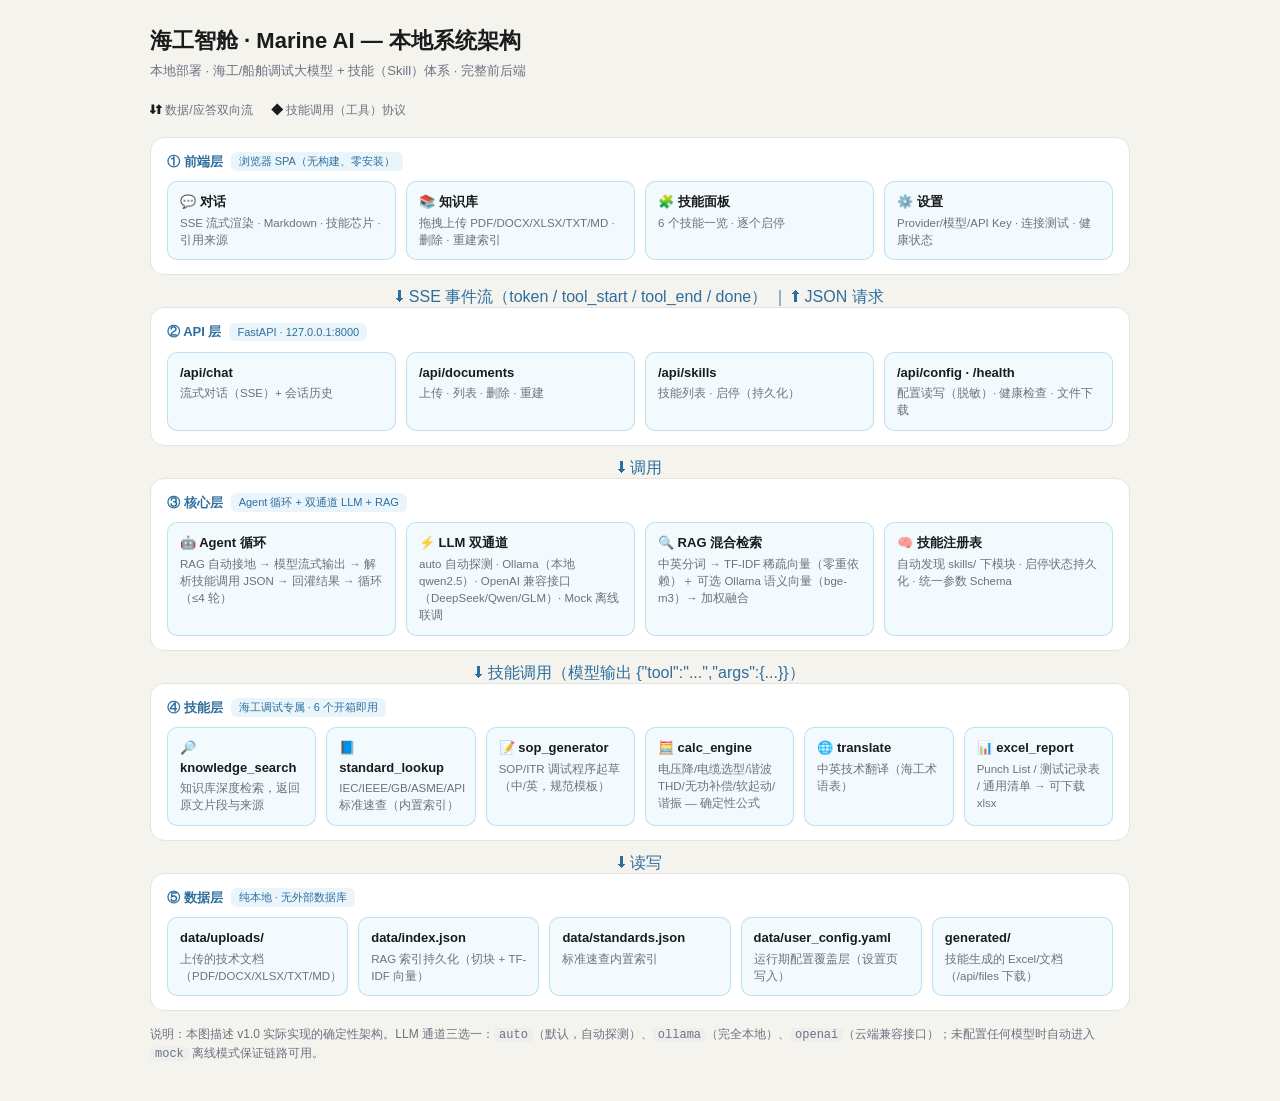
<file: docs/architecture.html>
<!DOCTYPE html>
<html lang="zh-CN">
<head>
<meta charset="UTF-8">
<meta name="viewport" content="width=device-width, initial-scale=1.0">
<title>海工智舱 · 系统架构</title>
<style>
  :root {
    --accent: #8BC8EA;
    --accent-deep: #2E6E9E;
    --text: #1A1B1C;
    --text-2: #6B7280;
    --bg: #F4F3EE;
    --card: #FFFFFF;
    --border: #E4E3DD;
  }
  * { box-sizing: border-box; margin: 0; padding: 0; }
  body { font-family: 'Roboto','PingFang SC','Segoe UI','Microsoft YaHei',Arial,sans-serif; background: var(--bg); color: var(--text); padding: 24px 16px 40px; line-height: 1.5; }
  .wrap { max-width: 980px; margin: 0 auto; }
  h1 { font-size: 22px; margin-bottom: 4px; }
  .sub { color: var(--text-2); font-size: 13px; margin-bottom: 20px; }
  .legend { display: flex; gap: 18px; flex-wrap: wrap; font-size: 12px; color: var(--text-2); margin-bottom: 18px; }
  .legend span b { color: var(--text); }
  .layer { background: var(--card); border: 1px solid var(--border); border-radius: 14px; padding: 14px 16px; margin-bottom: 14px; }
  .layer-title { font-size: 13px; font-weight: 600; color: var(--accent-deep); margin-bottom: 10px; display: flex; align-items: center; gap: 8px; }
  .layer-title .tag { background: rgba(139,200,234,.18); color: var(--accent-deep); border-radius: 6px; padding: 1px 8px; font-size: 11px; font-weight: 500; }
  .boxes { display: flex; gap: 10px; flex-wrap: wrap; }
  .box { flex: 1 1 140px; min-width: 0; background: rgba(139,200,234,.10); border: 1px solid rgba(139,200,234,.5); border-radius: 10px; padding: 10px 12px; }
  .box h4 { font-size: 13px; margin-bottom: 3px; }
  .box p { font-size: 11.5px; color: var(--text-2); }
  .flow { text-align: center; color: var(--accent-deep); font-size: 16px; line-height: 1; margin: 2px 0; }
  .note { font-size: 12px; color: var(--text-2); margin-top: 12px; }
  .note code { background: #eee; border-radius: 4px; padding: 0 5px; }
  @media (max-width: 480px) {
    .boxes { flex-direction: column; }
    body { padding: 16px 10px 32px; }
    h1 { font-size: 18px; }
  }
</style>
</head>
<body>
<div class="wrap">
  <h1>海工智舱 · Marine AI — 本地系统架构</h1>
  <div class="sub">本地部署 · 海工/船舶调试大模型 + 技能（Skill）体系 · 完整前后端</div>

  <div class="legend">
    <span><b>⬇⬆</b> 数据/应答双向流</span>
    <span><b>◆</b> 技能调用（工具）协议</span>
  </div>

  <div class="layer">
    <div class="layer-title">① 前端层 <span class="tag">浏览器 SPA（无构建、零安装）</span></div>
    <div class="boxes">
      <div class="box"><h4>💬 对话</h4><p>SSE 流式渲染 · Markdown · 技能芯片 · 引用来源</p></div>
      <div class="box"><h4>📚 知识库</h4><p>拖拽上传 PDF/DOCX/XLSX/TXT/MD · 删除 · 重建索引</p></div>
      <div class="box"><h4>🧩 技能面板</h4><p>6 个技能一览 · 逐个启停</p></div>
      <div class="box"><h4>⚙️ 设置</h4><p>Provider/模型/API Key · 连接测试 · 健康状态</p></div>
    </div>
  </div>
  <div class="flow">⬇ SSE 事件流（token / tool_start / tool_end / done） ｜ ⬆ JSON 请求</div>

  <div class="layer">
    <div class="layer-title">② API 层 <span class="tag">FastAPI · 127.0.0.1:8000</span></div>
    <div class="boxes">
      <div class="box"><h4>/api/chat</h4><p>流式对话（SSE）+ 会话历史</p></div>
      <div class="box"><h4>/api/documents</h4><p>上传 · 列表 · 删除 · 重建</p></div>
      <div class="box"><h4>/api/skills</h4><p>技能列表 · 启停（持久化）</p></div>
      <div class="box"><h4>/api/config · /health</h4><p>配置读写（脱敏）· 健康检查 · 文件下载</p></div>
    </div>
  </div>
  <div class="flow">⬇ 调用</div>

  <div class="layer">
    <div class="layer-title">③ 核心层 <span class="tag">Agent 循环 + 双通道 LLM + RAG</span></div>
    <div class="boxes">
      <div class="box"><h4>🤖 Agent 循环</h4><p>RAG 自动接地 → 模型流式输出 → 解析技能调用 JSON → 回灌结果 → 循环（≤4 轮）</p></div>
      <div class="box"><h4>⚡ LLM 双通道</h4><p>auto 自动探测 · Ollama（本地 qwen2.5）· OpenAI 兼容接口（DeepSeek/Qwen/GLM）· Mock 离线联调</p></div>
      <div class="box"><h4>🔍 RAG 混合检索</h4><p>中英分词 → TF-IDF 稀疏向量（零重依赖）＋ 可选 Ollama 语义向量（bge-m3）→ 加权融合</p></div>
      <div class="box"><h4>🧠 技能注册表</h4><p>自动发现 skills/ 下模块 · 启停状态持久化 · 统一参数 Schema</p></div>
    </div>
  </div>
  <div class="flow">⬇ 技能调用（模型输出 {"tool":"...","args":{...}}）</div>

  <div class="layer">
    <div class="layer-title">④ 技能层 <span class="tag">海工调试专属 · 6 个开箱即用</span></div>
    <div class="boxes">
      <div class="box"><h4>🔎 knowledge_search</h4><p>知识库深度检索，返回原文片段与来源</p></div>
      <div class="box"><h4>📘 standard_lookup</h4><p>IEC/IEEE/GB/ASME/API 标准速查（内置索引）</p></div>
      <div class="box"><h4>📝 sop_generator</h4><p>SOP/ITR 调试程序起草（中/英，规范模板）</p></div>
      <div class="box"><h4>🧮 calc_engine</h4><p>电压降/电缆选型/谐波THD/无功补偿/软起动/谐振 — 确定性公式</p></div>
      <div class="box"><h4>🌐 translate</h4><p>中英技术翻译（海工术语表）</p></div>
      <div class="box"><h4>📊 excel_report</h4><p>Punch List / 测试记录表 / 通用清单 → 可下载 xlsx</p></div>
    </div>
  </div>
  <div class="flow">⬇ 读写</div>

  <div class="layer">
    <div class="layer-title">⑤ 数据层 <span class="tag">纯本地 · 无外部数据库</span></div>
    <div class="boxes">
      <div class="box"><h4>data/uploads/</h4><p>上传的技术文档（PDF/DOCX/XLSX/TXT/MD）</p></div>
      <div class="box"><h4>data/index.json</h4><p>RAG 索引持久化（切块 + TF-IDF 向量）</p></div>
      <div class="box"><h4>data/standards.json</h4><p>标准速查内置索引</p></div>
      <div class="box"><h4>data/user_config.yaml</h4><p>运行期配置覆盖层（设置页写入）</p></div>
      <div class="box"><h4>generated/</h4><p>技能生成的 Excel/文档（/api/files 下载）</p></div>
    </div>
  </div>

  <div class="note">
    说明：本图描述 v1.0 实际实现的确定性架构。LLM 通道三选一：<code>auto</code>（默认，自动探测）、<code>ollama</code>（完全本地）、<code>openai</code>（云端兼容接口）；未配置任何模型时自动进入 <code>mock</code> 离线模式保证链路可用。
  </div>
</div>
</body>
</html>
</file>
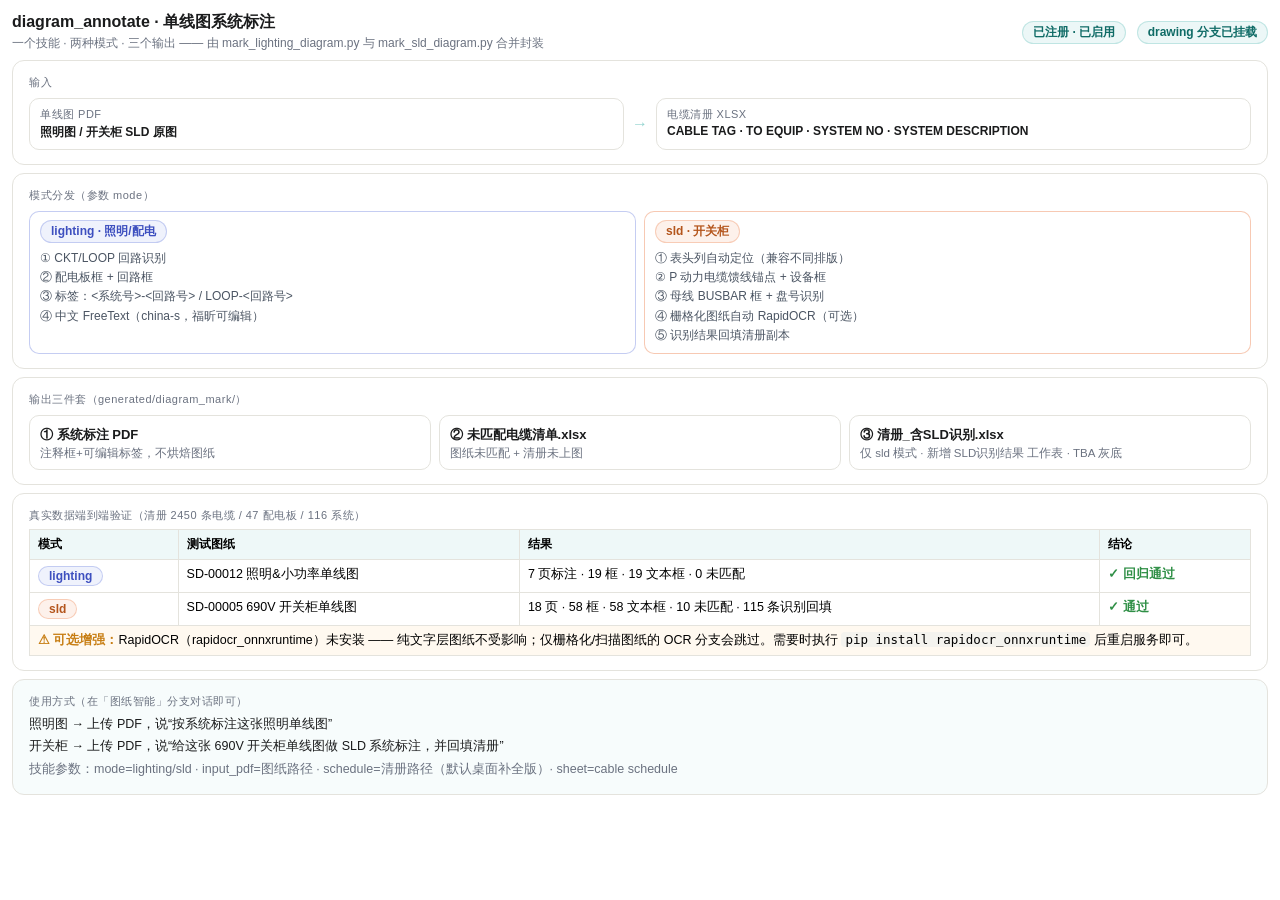
<file: docs/diagram-skill-合并技能.html>
<html style="margin:0;padding:0;">
<div style="background-color:transparent;box-sizing:border-box;--accent:var(--m-07);padding:4px;font-family:'Roboto','PingFang SC','Segoe UI',Arial,sans-serif;color:#1A1B1C;">
  <style>
    .card{background:#fff;border:1px solid #E4E3DD;border-radius:12px;padding:14px 16px;box-sizing:border-box;margin:8px 0;}
    .badge{display:inline-block;padding:2px 10px;border-radius:999px;font-size:12px;font-weight:600;background:rgba(148,212,208,0.18);color:#0F6B66;border:1px solid rgba(148,212,208,0.5);}
    .badge-l{background:rgba(158,172,234,0.16);color:#3D4FBF;border-color:rgba(158,172,234,0.55);}
    .badge-s{background:rgba(244,179,147,0.18);color:#B4551C;border-color:rgba(244,179,147,0.6);}
    .k{font-size:11px;color:#6B7280;letter-spacing:.5px;}
    .v{font-size:13px;font-weight:600;margin-top:2px;}
    .node{background:#fff;border:1px solid #E4E3DD;border-radius:10px;padding:8px 10px;min-width:0;}
    .flow{display:flex;align-items:stretch;gap:8px;flex-wrap:wrap;}
    .arrow{display:flex;align-items:center;color:#94D4D0;font-weight:700;font-size:16px;}
    .table{width:100%;border-collapse:collapse;font-size:12.5px;margin-top:6px;}
    .table th{background:rgba(148,212,208,0.16);text-align:left;padding:6px 8px;font-size:12px;border:1px solid #E4E3DD;}
    .table td{padding:6px 8px;border:1px solid #E4E3DD;vertical-align:top;}
    .ok{color:#2F8F46;font-weight:700;}
    .warn{color:#C77D12;font-weight:600;}
  </style>

  <div style="display:flex;align-items:center;gap:10px;flex-wrap:wrap;">
    <div>
      <div style="font-size:16px;font-weight:600;">diagram_annotate · 单线图系统标注</div>
      <div style="font-size:12px;color:#6B7280;margin-top:2px;">一个技能 · 两种模式 · 三个输出 —— 由 mark_lighting_diagram.py 与 mark_sld_diagram.py 合并封装</div>
    </div>
    <div style="margin-left:auto;">
      <span class="badge">已注册 · 已启用</span>
      <span class="badge" style="margin-left:6px;">drawing 分支已挂载</span>
    </div>
  </div>

  <div class="card">
    <div class="k">输入</div>
    <div class="flow" style="margin-top:8px;">
      <div class="node" style="flex:1 1 200px;"><div class="k">单线图 PDF</div><div class="v" style="font-size:12px;">照明图 / 开关柜 SLD 原图</div></div>
      <div class="arrow">→</div>
      <div class="node" style="flex:1 1 200px;"><div class="k">电缆清册 XLSX</div><div class="v" style="font-size:12px;">CABLE TAG · TO EQUIP · SYSTEM NO · SYSTEM DESCRIPTION</div></div>
    </div>
  </div>

  <div class="card">
    <div class="k">模式分发（参数 mode）</div>
    <div class="flow" style="margin-top:8px;">
      <div class="node" style="flex:1 1 220px;border-color:rgba(158,172,234,0.6);">
        <div><span class="badge badge-l">lighting · 照明/配电</span></div>
        <div style="font-size:12px;color:#4B5563;margin-top:6px;line-height:1.6;">
          ① CKT/LOOP 回路识别<br>
          ② 配电板框 + 回路框<br>
          ③ 标签：&lt;系统号&gt;-&lt;回路号&gt; / LOOP-&lt;回路号&gt;<br>
          ④ 中文 FreeText（china-s，福昕可编辑）
        </div>
      </div>
      <div class="node" style="flex:1 1 220px;border-color:rgba(244,179,147,0.7);">
        <div><span class="badge badge-s">sld · 开关柜</span></div>
        <div style="font-size:12px;color:#4B5563;margin-top:6px;line-height:1.6;">
          ① 表头列自动定位（兼容不同排版）<br>
          ② P 动力电缆馈线锚点 + 设备框<br>
          ③ 母线 BUSBAR 框 + 盘号识别<br>
          ④ 栅格化图纸自动 RapidOCR（可选）<br>
          ⑤ 识别结果回填清册副本
        </div>
      </div>
    </div>
  </div>

  <div class="card">
    <div class="k">输出三件套（generated/diagram_mark/）</div>
    <div class="flow" style="margin-top:8px;">
      <div class="node" style="flex:1 1 160px;"><div class="v">① 系统标注 PDF</div><div style="font-size:11.5px;color:#6B7280;margin-top:2px;">注释框+可编辑标签，不烘焙图纸</div></div>
      <div class="node" style="flex:1 1 160px;"><div class="v">② 未匹配电缆清单.xlsx</div><div style="font-size:11.5px;color:#6B7280;margin-top:2px;">图纸未匹配 + 清册未上图</div></div>
      <div class="node" style="flex:1 1 160px;"><div class="v">③ 清册_含SLD识别.xlsx</div><div style="font-size:11.5px;color:#6B7280;margin-top:2px;">仅 sld 模式 · 新增 SLD识别结果 工作表 · TBA 灰底</div></div>
    </div>
  </div>

  <div class="card">
    <div class="k">真实数据端到端验证（清册 2450 条电缆 / 47 配电板 / 116 系统）</div>
    <table class="table">
      <tr><th>模式</th><th>测试图纸</th><th>结果</th><th>结论</th></tr>
      <tr>
        <td style="white-space:nowrap;"><span class="badge badge-l">lighting</span></td>
        <td>SD-00012 照明&amp;小功率单线图</td>
        <td>7 页标注 · 19 框 · 19 文本框 · 0 未匹配</td>
        <td class="ok">✓ 回归通过</td>
      </tr>
      <tr>
        <td><span class="badge badge-s">sld</span></td>
        <td>SD-00005 690V 开关柜单线图</td>
        <td>18 页 · 58 框 · 58 文本框 · 10 未匹配 · 115 条识别回填</td>
        <td class="ok">✓ 通过</td>
      </tr>
      <tr>
        <td colspan="4" style="background:#FFF9F0;"><span class="warn">⚠ 可选增强：</span>RapidOCR（rapidocr_onnxruntime）未安装 —— 纯文字层图纸不受影响；仅栅格化/扫描图纸的 OCR 分支会跳过。需要时执行 <span style="font-family:Consolas,monospace;background:#F4F3EE;padding:0 4px;border-radius:4px;">pip install rapidocr_onnxruntime</span> 后重启服务即可。</td>
      </tr>
    </table>
  </div>

  <div class="card" style="background:rgba(148,212,208,0.08);">
    <div class="k">使用方式（在「图纸智能」分支对话即可）</div>
    <div style="font-size:12.5px;line-height:1.8;margin-top:4px;">
      照明图 → 上传 PDF，说“按系统标注这张照明单线图”<br>
      开关柜 → 上传 PDF，说“给这张 690V 开关柜单线图做 SLD 系统标注，并回填清册”<br>
      <span style="color:#6B7280;">技能参数：mode=lighting/sld · input_pdf=图纸路径 · schedule=清册路径（默认桌面补全版）· sheet=cable schedule</span>
    </div>
  </div>
</div>
</html>
</file>
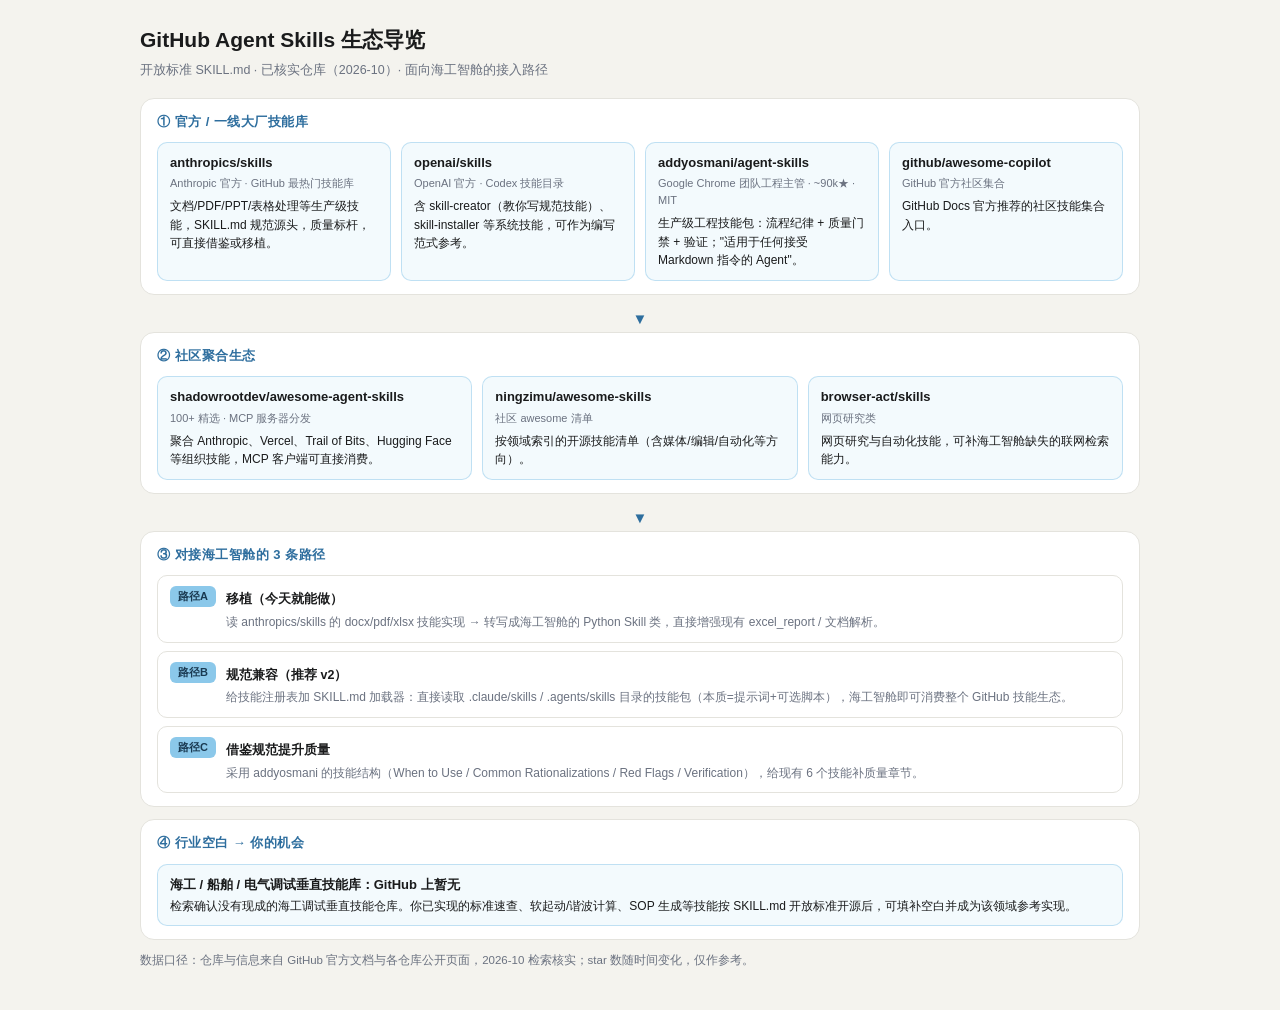
<file: docs/github-skills-生态.html>
<!DOCTYPE html>
<html lang="zh-CN">
<head>
<meta charset="UTF-8">
<meta name="viewport" content="width=device-width, initial-scale=1.0">
<title>GitHub Agent Skills 生态导览 · 海工智舱对接</title>
<style>
  :root {
    --accent: #8BC8EA; --accent-deep: #2E6E9E;
    --text: #1A1B1C; --text-2: #6B7280;
    --bg: #F4F3EE; --card: #FFFFFF; --border: #E4E3DD;
  }
  * { box-sizing: border-box; margin: 0; padding: 0; }
  body { font-family: 'Roboto','PingFang SC','Segoe UI','Microsoft YaHei',Arial,sans-serif; background: var(--bg); color: var(--text); padding: 24px 16px 40px; line-height: 1.55; }
  .wrap { max-width: 1000px; margin: 0 auto; }
  h1 { font-size: 21px; margin-bottom: 4px; }
  .sub { color: var(--text-2); font-size: 12.5px; margin-bottom: 18px; }
  .band { background: var(--card); border: 1px solid var(--border); border-radius: 14px; padding: 13px 16px; margin-bottom: 12px; }
  .band-title { font-size: 13px; font-weight: 700; color: var(--accent-deep); margin-bottom: 10px; letter-spacing: .5px; }
  .grid { display: flex; gap: 10px; flex-wrap: wrap; }
  .card { flex: 1 1 220px; min-width: 0; background: rgba(139,200,234,.10); border: 1px solid rgba(139,200,234,.5); border-radius: 10px; padding: 10px 12px; }
  .card h4 { font-size: 13px; margin-bottom: 2px; }
  .card .src { font-size: 11px; color: var(--text-2); margin-bottom: 5px; }
  .card p { font-size: 12px; }
  .arrow { text-align: center; color: var(--accent-deep); font-size: 15px; margin: 2px 0; }
  .paths { display: flex; flex-direction: column; gap: 8px; }
  .path { display: flex; gap: 10px; align-items: flex-start; background: var(--card); border: 1px solid var(--border); border-radius: 10px; padding: 10px 12px; }
  .path .tag { flex-shrink: 0; background: var(--accent); color: #1A3A52; font-weight: 700; font-size: 11px; border-radius: 6px; padding: 2px 8px; }
  .path b { font-size: 12.5px; }
  .path p { font-size: 12px; color: var(--text-2); margin-top: 2px; }
  .note { font-size: 11.5px; color: var(--text-2); margin-top: 12px; }
  @media (max-width: 520px) { body { padding: 16px 10px 32px; } h1 { font-size: 17px; } }
</style>
</head>
<body>
<div class="wrap">
  <h1>GitHub Agent Skills 生态导览</h1>
  <div class="sub">开放标准 SKILL.md · 已核实仓库（2026-10）· 面向海工智舱的接入路径</div>

  <div class="band">
    <div class="band-title">① 官方 / 一线大厂技能库</div>
    <div class="grid">
      <div class="card"><h4>anthropics/skills</h4><div class="src">Anthropic 官方 · GitHub 最热门技能库</div><p>文档/PDF/PPT/表格处理等生产级技能，SKILL.md 规范源头，质量标杆，可直接借鉴或移植。</p></div>
      <div class="card"><h4>openai/skills</h4><div class="src">OpenAI 官方 · Codex 技能目录</div><p>含 skill-creator（教你写规范技能）、skill-installer 等系统技能，可作为编写范式参考。</p></div>
      <div class="card"><h4>addyosmani/agent-skills</h4><div class="src">Google Chrome 团队工程主管 · ~90k★ · MIT</div><p>生产级工程技能包：流程纪律 + 质量门禁 + 验证；"适用于任何接受 Markdown 指令的 Agent"。</p></div>
      <div class="card"><h4>github/awesome-copilot</h4><div class="src">GitHub 官方社区集合</div><p>GitHub Docs 官方推荐的社区技能集合入口。</p></div>
    </div>
  </div>

  <div class="arrow">▼</div>

  <div class="band">
    <div class="band-title">② 社区聚合生态</div>
    <div class="grid">
      <div class="card"><h4>shadowrootdev/awesome-agent-skills</h4><div class="src">100+ 精选 · MCP 服务器分发</div><p>聚合 Anthropic、Vercel、Trail of Bits、Hugging Face 等组织技能，MCP 客户端可直接消费。</p></div>
      <div class="card"><h4>ningzimu/awesome-skills</h4><div class="src">社区 awesome 清单</div><p>按领域索引的开源技能清单（含媒体/编辑/自动化等方向）。</p></div>
      <div class="card"><h4>browser-act/skills</h4><div class="src">网页研究类</div><p>网页研究与自动化技能，可补海工智舱缺失的联网检索能力。</p></div>
    </div>
  </div>

  <div class="arrow">▼</div>

  <div class="band">
    <div class="band-title">③ 对接海工智舱的 3 条路径</div>
    <div class="paths">
      <div class="path"><span class="tag">路径A</span><div><b>移植（今天就能做）</b><p>读 anthropics/skills 的 docx/pdf/xlsx 技能实现 → 转写成海工智舱的 Python Skill 类，直接增强现有 excel_report / 文档解析。</p></div></div>
      <div class="path"><span class="tag">路径B</span><div><b>规范兼容（推荐 v2）</b><p>给技能注册表加 SKILL.md 加载器：直接读取 .claude/skills / .agents/skills 目录的技能包（本质=提示词+可选脚本），海工智舱即可消费整个 GitHub 技能生态。</p></div></div>
      <div class="path"><span class="tag">路径C</span><div><b>借鉴规范提升质量</b><p>采用 addyosmani 的技能结构（When to Use / Common Rationalizations / Red Flags / Verification），给现有 6 个技能补质量章节。</p></div></div>
    </div>
  </div>

  <div class="band">
    <div class="band-title">④ 行业空白 → 你的机会</div>
    <div class="card"><h4>海工 / 船舶 / 电气调试垂直技能库：GitHub 上暂无</h4><p>检索确认没有现成的海工调试垂直技能仓库。你已实现的标准速查、软起动/谐波计算、SOP 生成等技能按 SKILL.md 开放标准开源后，可填补空白并成为该领域参考实现。</p></div>
  </div>

  <div class="note">数据口径：仓库与信息来自 GitHub 官方文档与各仓库公开页面，2026-10 检索核实；star 数随时间变化，仅作参考。</div>
</div>
</body>
</html>
</file>
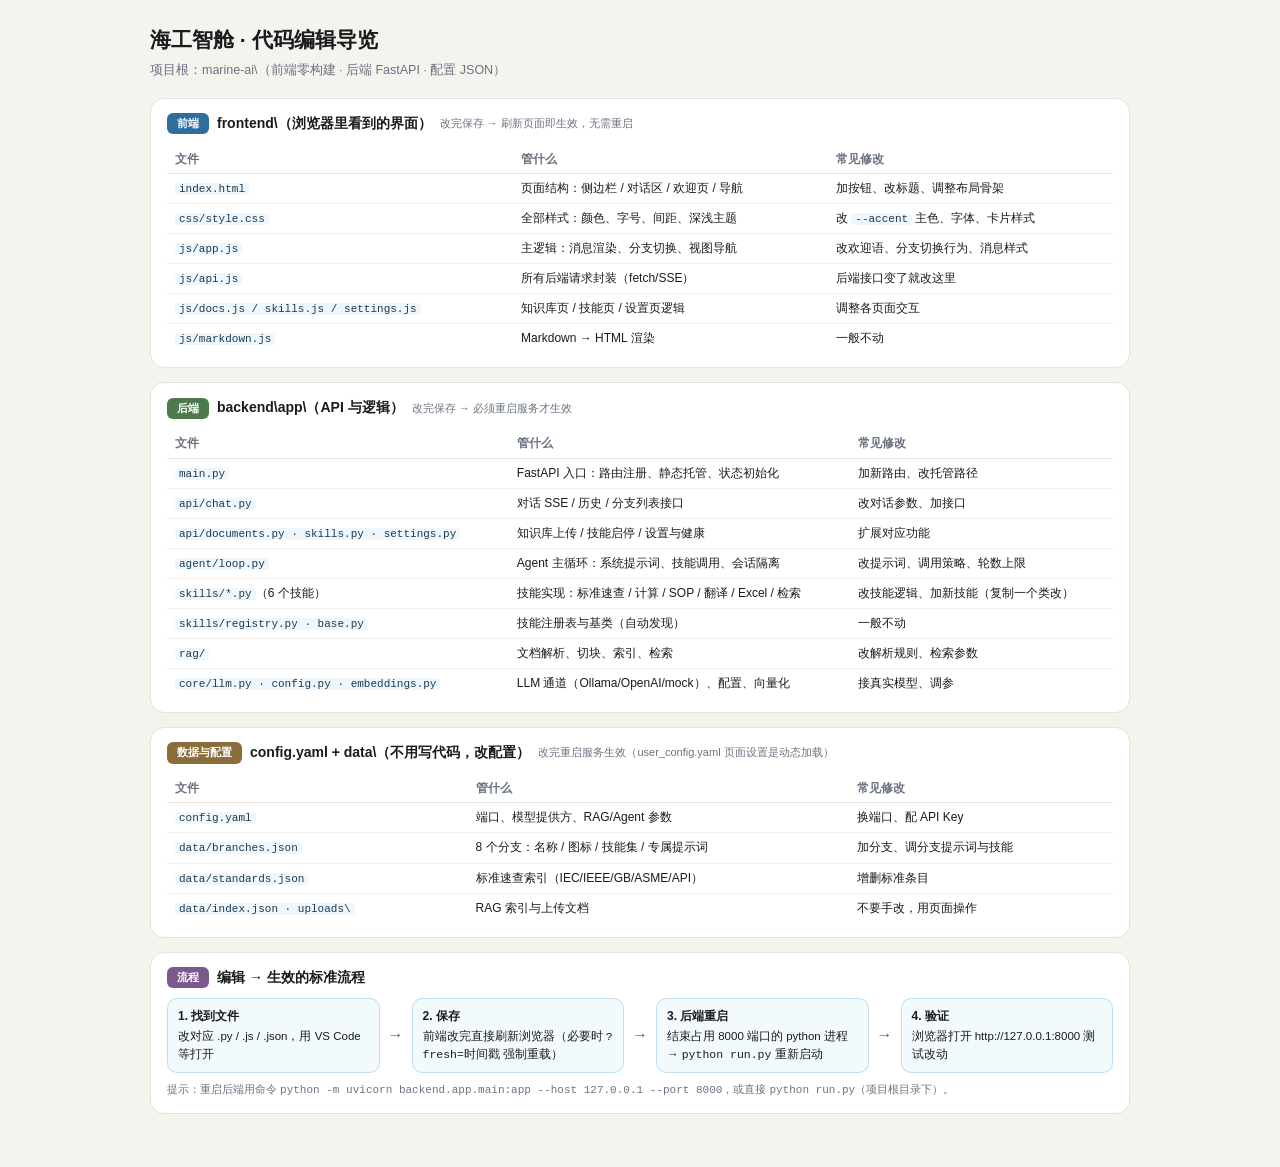
<file: docs/代码编辑导览.html>
<!DOCTYPE html>
<html lang="zh-CN">
<head>
<meta charset="UTF-8">
<meta name="viewport" content="width=device-width, initial-scale=1.0">
<title>海工智舱 · 代码编辑导览</title>
<style>
  :root { --accent:#8BC8EA; --accent-deep:#2E6E9E; --text:#1A1B1C; --text-2:#6B7280; --bg:#F4F3EE; --card:#FFFFFF; --border:#E4E3DD; }
  * { box-sizing:border-box; margin:0; padding:0; }
  body { font-family:'Roboto','PingFang SC','Segoe UI','Microsoft YaHei',Arial,sans-serif; background:var(--bg); color:var(--text); padding:24px 16px 40px; line-height:1.55; }
  .wrap { max-width:980px; margin:0 auto; }
  h1 { font-size:21px; margin-bottom:4px; }
  .sub { color:var(--text-2); font-size:12.5px; margin-bottom:18px; }
  .layer { background:var(--card); border:1px solid var(--border); border-radius:14px; padding:14px 16px; margin-bottom:14px; }
  .layer-head { display:flex; align-items:center; gap:8px; margin-bottom:10px; }
  .badge { font-size:11px; font-weight:700; color:#fff; border-radius:6px; padding:2px 10px; }
  .b-front { background:#2E6E9E; } .b-back { background:#4C7A4C; } .b-data { background:#8A6D3B; }
  .layer-head h3 { font-size:14px; }
  .layer-head .hint { font-size:11px; color:var(--text-2); }
  table { width:100%; border-collapse:collapse; font-size:12px; }
  th { text-align:left; color:var(--text-2); font-weight:600; padding:5px 8px; border-bottom:1px solid var(--border); }
  td { padding:5px 8px; border-bottom:1px solid rgba(228,227,221,.6); vertical-align:top; }
  td code, .code { font-family:Consolas,'Courier New',monospace; background:rgba(139,200,234,.14); border-radius:4px; padding:0 4px; font-size:11px; color:#1A3A52; }
  tr:last-child td { border-bottom:none; }
  .flow { display:flex; gap:8px; flex-wrap:wrap; align-items:center; }
  .step { flex:1 1 150px; min-width:0; background:rgba(139,200,234,.10); border:1px solid rgba(139,200,234,.5); border-radius:10px; padding:8px 10px; font-size:11.5px; }
  .step b { display:block; font-size:12px; margin-bottom:2px; }
  .arrow { color:var(--accent-deep); font-weight:700; }
  .note { font-size:11px; color:var(--text-2); margin-top:8px; }
  @media (max-width:520px){ body{padding:16px 10px 32px;} h1{font-size:17px;} }
</style>
</head>
<body>
<div class="wrap">
  <h1>海工智舱 · 代码编辑导览</h1>
  <div class="sub">项目根：marine-ai\（前端零构建 · 后端 FastAPI · 配置 JSON）</div>

  <div class="layer">
    <div class="layer-head"><span class="badge b-front">前端</span><h3>frontend\（浏览器里看到的界面）</h3><span class="hint">改完保存 → 刷新页面即生效，无需重启</span></div>
    <table>
      <tr><th>文件</th><th>管什么</th><th>常见修改</th></tr>
      <tr><td><code>index.html</code></td><td>页面结构：侧边栏 / 对话区 / 欢迎页 / 导航</td><td>加按钮、改标题、调整布局骨架</td></tr>
      <tr><td><code>css/style.css</code></td><td>全部样式：颜色、字号、间距、深浅主题</td><td>改 <code>--accent</code> 主色、字体、卡片样式</td></tr>
      <tr><td><code>js/app.js</code></td><td>主逻辑：消息渲染、分支切换、视图导航</td><td>改欢迎语、分支切换行为、消息样式</td></tr>
      <tr><td><code>js/api.js</code></td><td>所有后端请求封装（fetch/SSE）</td><td>后端接口变了就改这里</td></tr>
      <tr><td><code>js/docs.js / skills.js / settings.js</code></td><td>知识库页 / 技能页 / 设置页逻辑</td><td>调整各页面交互</td></tr>
      <tr><td><code>js/markdown.js</code></td><td>Markdown → HTML 渲染</td><td>一般不动</td></tr>
    </table>
  </div>

  <div class="layer">
    <div class="layer-head"><span class="badge b-back">后端</span><h3>backend\app\（API 与逻辑）</h3><span class="hint">改完保存 → 必须重启服务才生效</span></div>
    <table>
      <tr><th>文件</th><th>管什么</th><th>常见修改</th></tr>
      <tr><td><code>main.py</code></td><td>FastAPI 入口：路由注册、静态托管、状态初始化</td><td>加新路由、改托管路径</td></tr>
      <tr><td><code>api/chat.py</code></td><td>对话 SSE / 历史 / 分支列表接口</td><td>改对话参数、加接口</td></tr>
      <tr><td><code>api/documents.py · skills.py · settings.py</code></td><td>知识库上传 / 技能启停 / 设置与健康</td><td>扩展对应功能</td></tr>
      <tr><td><code>agent/loop.py</code></td><td>Agent 主循环：系统提示词、技能调用、会话隔离</td><td>改提示词、调用策略、轮数上限</td></tr>
      <tr><td><code>skills/*.py</code>（6 个技能）</td><td>技能实现：标准速查 / 计算 / SOP / 翻译 / Excel / 检索</td><td>改技能逻辑、加新技能（复制一个类改）</td></tr>
      <tr><td><code>skills/registry.py · base.py</code></td><td>技能注册表与基类（自动发现）</td><td>一般不动</td></tr>
      <tr><td><code>rag/</code></td><td>文档解析、切块、索引、检索</td><td>改解析规则、检索参数</td></tr>
      <tr><td><code>core/llm.py · config.py · embeddings.py</code></td><td>LLM 通道（Ollama/OpenAI/mock）、配置、向量化</td><td>接真实模型、调参</td></tr>
    </table>
  </div>

  <div class="layer">
    <div class="layer-head"><span class="badge b-data">数据与配置</span><h3>config.yaml + data\（不用写代码，改配置）</h3><span class="hint">改完重启服务生效（user_config.yaml 页面设置是动态加载）</span></div>
    <table>
      <tr><th>文件</th><th>管什么</th><th>常见修改</th></tr>
      <tr><td><code>config.yaml</code></td><td>端口、模型提供方、RAG/Agent 参数</td><td>换端口、配 API Key</td></tr>
      <tr><td><code>data/branches.json</code></td><td>8 个分支：名称 / 图标 / 技能集 / 专属提示词</td><td>加分支、调分支提示词与技能</td></tr>
      <tr><td><code>data/standards.json</code></td><td>标准速查索引（IEC/IEEE/GB/ASME/API）</td><td>增删标准条目</td></tr>
      <tr><td><code>data/index.json · uploads\</code></td><td>RAG 索引与上传文档</td><td>不要手改，用页面操作</td></tr>
    </table>
  </div>

  <div class="layer">
    <div class="layer-head"><span class="badge" style="background:#7A5A8E;">流程</span><h3>编辑 → 生效的标准流程</h3></div>
    <div class="flow">
      <div class="step"><b>1. 找到文件</b>改对应 .py / .js / .json，用 VS Code 等打开</div>
      <div class="arrow">→</div>
      <div class="step"><b>2. 保存</b>前端改完直接刷新浏览器（必要时 <code>?fresh=时间戳</code> 强制重载）</div>
      <div class="arrow">→</div>
      <div class="step"><b>3. 后端重启</b>结束占用 8000 端口的 python 进程 → <code>python run.py</code> 重新启动</div>
      <div class="arrow">→</div>
      <div class="step"><b>4. 验证</b>浏览器打开 http://127.0.0.1:8000 测试改动</div>
    </div>
    <div class="note">提示：重启后端用命令 <code>python -m uvicorn backend.app.main:app --host 127.0.0.1 --port 8000</code>，或直接 <code>python run.py</code>（项目根目录下）。</div>
  </div>
</div>
</body>
</html>
</file>
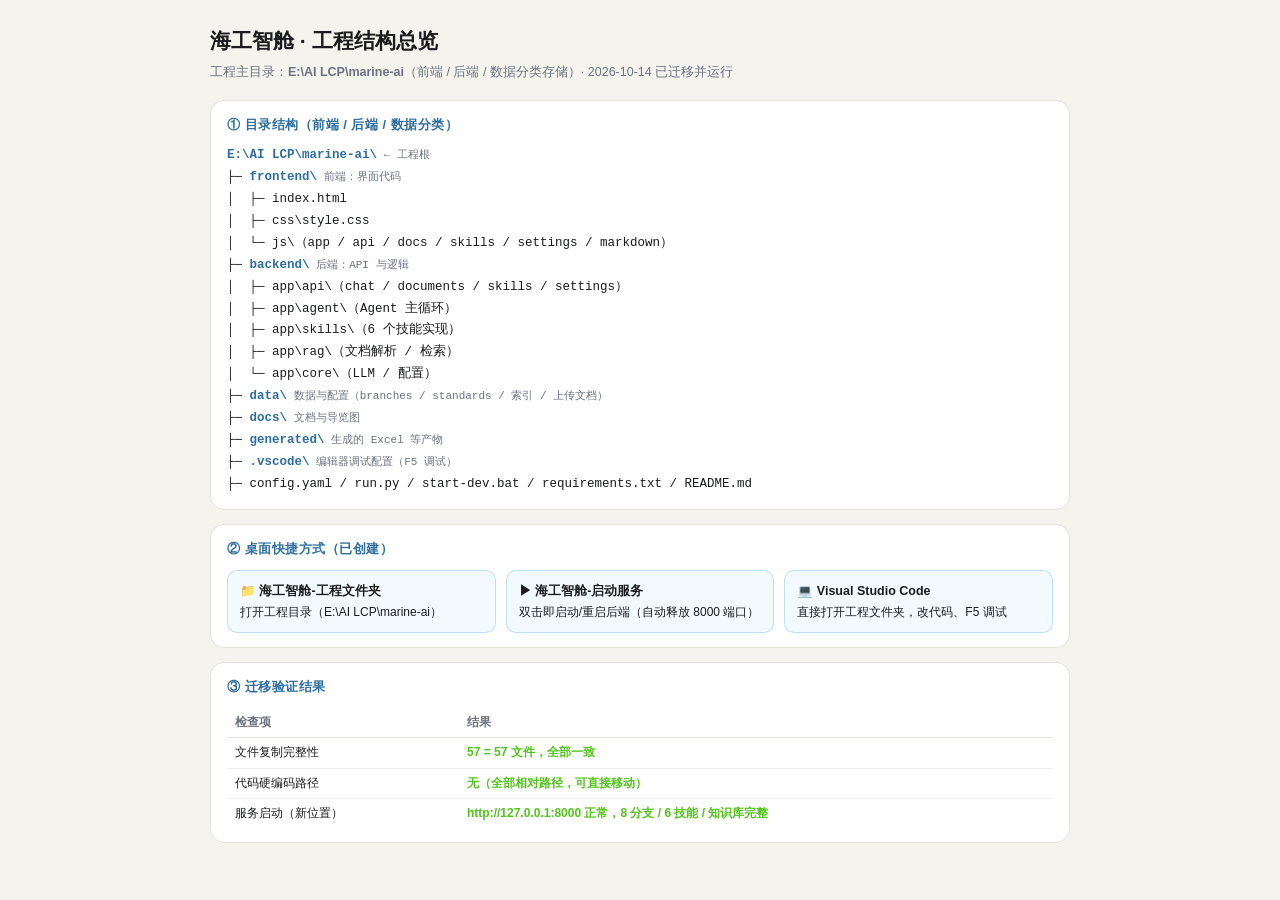
<file: docs/工程结构总览.html>
<!DOCTYPE html>
<html lang="zh-CN">
<head>
<meta charset="UTF-8">
<meta name="viewport" content="width=device-width, initial-scale=1.0">
<title>海工智舱 · 工程结构总览</title>
<style>
  :root { --accent:#8BC8EA; --accent-deep:#2E6E9E; --text:#1A1B1C; --text-2:#6B7280; --bg:#F4F3EE; --card:#FFFFFF; --border:#E4E3DD; }
  * { box-sizing:border-box; margin:0; padding:0; }
  body { font-family:'Roboto','PingFang SC','Segoe UI','Microsoft YaHei',Arial,sans-serif; background:var(--bg); color:var(--text); padding:24px 16px 40px; line-height:1.6; }
  .wrap { max-width:860px; margin:0 auto; }
  h1 { font-size:21px; margin-bottom:4px; }
  .sub { color:var(--text-2); font-size:12.5px; margin-bottom:18px; }
  .band { background:var(--card); border:1px solid var(--border); border-radius:14px; padding:14px 16px; margin-bottom:14px; }
  .band-title { font-size:13px; font-weight:700; color:var(--accent-deep); margin-bottom:10px; letter-spacing:.5px; }
  .tree { font-family:Consolas,'Courier New',monospace; font-size:12.5px; line-height:1.75; }
  .tree .dir { color:var(--accent-deep); font-weight:700; }
  .tree .cmt { color:var(--text-2); font-size:11px; }
  .shortcuts { display:flex; gap:10px; flex-wrap:wrap; }
  .sc { flex:1 1 200px; min-width:0; background:rgba(139,200,234,.10); border:1px solid rgba(139,200,234,.5); border-radius:10px; padding:10px 12px; font-size:12px; }
  .sc b { font-size:12.5px; display:block; margin-bottom:2px; }
  .ok { color:#52C41A; font-weight:700; }
  table { width:100%; border-collapse:collapse; font-size:12px; }
  th { text-align:left; color:var(--text-2); font-weight:600; padding:5px 8px; border-bottom:1px solid var(--border); }
  td { padding:5px 8px; border-bottom:1px solid rgba(228,227,221,.6); }
  tr:last-child td { border-bottom:none; }
  code { font-family:Consolas,'Courier New',monospace; background:rgba(139,200,234,.14); border-radius:4px; padding:0 4px; font-size:11px; color:#1A3A52; }
  @media (max-width:520px){ body{padding:16px 10px 32px;} h1{font-size:17px;} }
</style>
</head>
<body>
<div class="wrap">
  <h1>海工智舱 · 工程结构总览</h1>
  <div class="sub">工程主目录：<b>E:\AI LCP\marine-ai</b>（前端 / 后端 / 数据分类存储）· 2026-10-14 已迁移并运行</div>

  <div class="band">
    <div class="band-title">① 目录结构（前端 / 后端 / 数据分类）</div>
    <div class="tree">
      <span class="dir">E:\AI LCP\marine-ai\</span><span class="cmt">  ← 工程根</span><br>
      ├─ <span class="dir">frontend\</span><span class="cmt">   前端：界面代码</span><br>
      │&nbsp;&nbsp;├─ index.html<br>
      │&nbsp;&nbsp;├─ css\style.css<br>
      │&nbsp;&nbsp;└─ js\（app / api / docs / skills / settings / markdown）<br>
      ├─ <span class="dir">backend\</span><span class="cmt">   后端：API 与逻辑</span><br>
      │&nbsp;&nbsp;├─ app\api\（chat / documents / skills / settings）<br>
      │&nbsp;&nbsp;├─ app\agent\（Agent 主循环）<br>
      │&nbsp;&nbsp;├─ app\skills\（6 个技能实现）<br>
      │&nbsp;&nbsp;├─ app\rag\（文档解析 / 检索）<br>
      │&nbsp;&nbsp;└─ app\core\（LLM / 配置）<br>
      ├─ <span class="dir">data\</span><span class="cmt">     数据与配置（branches / standards / 索引 / 上传文档）</span><br>
      ├─ <span class="dir">docs\</span><span class="cmt">     文档与导览图</span><br>
      ├─ <span class="dir">generated\</span><span class="cmt"> 生成的 Excel 等产物</span><br>
      ├─ <span class="dir">.vscode\</span><span class="cmt">   编辑器调试配置（F5 调试）</span><br>
      ├─ config.yaml / run.py / start-dev.bat / requirements.txt / README.md
    </div>
  </div>

  <div class="band">
    <div class="band-title">② 桌面快捷方式（已创建）</div>
    <div class="shortcuts">
      <div class="sc"><b>📁 海工智舱-工程文件夹</b>打开工程目录（E:\AI LCP\marine-ai）</div>
      <div class="sc"><b>▶ 海工智舱-启动服务</b>双击即启动/重启后端（自动释放 8000 端口）</div>
      <div class="sc"><b>💻 Visual Studio Code</b>直接打开工程文件夹，改代码、F5 调试</div>
    </div>
  </div>

  <div class="band">
    <div class="band-title">③ 迁移验证结果</div>
    <table>
      <tr><th>检查项</th><th>结果</th></tr>
      <tr><td>文件复制完整性</td><td class="ok">57 = 57 文件，全部一致</td></tr>
      <tr><td>代码硬编码路径</td><td class="ok">无（全部相对路径，可直接移动）</td></tr>
      <tr><td>服务启动（新位置）</td><td class="ok">http://127.0.0.1:8000 正常，8 分支 / 6 技能 / 知识库完整</td></tr>
    </table>
  </div>
</div>
</body>
</html>
</file>
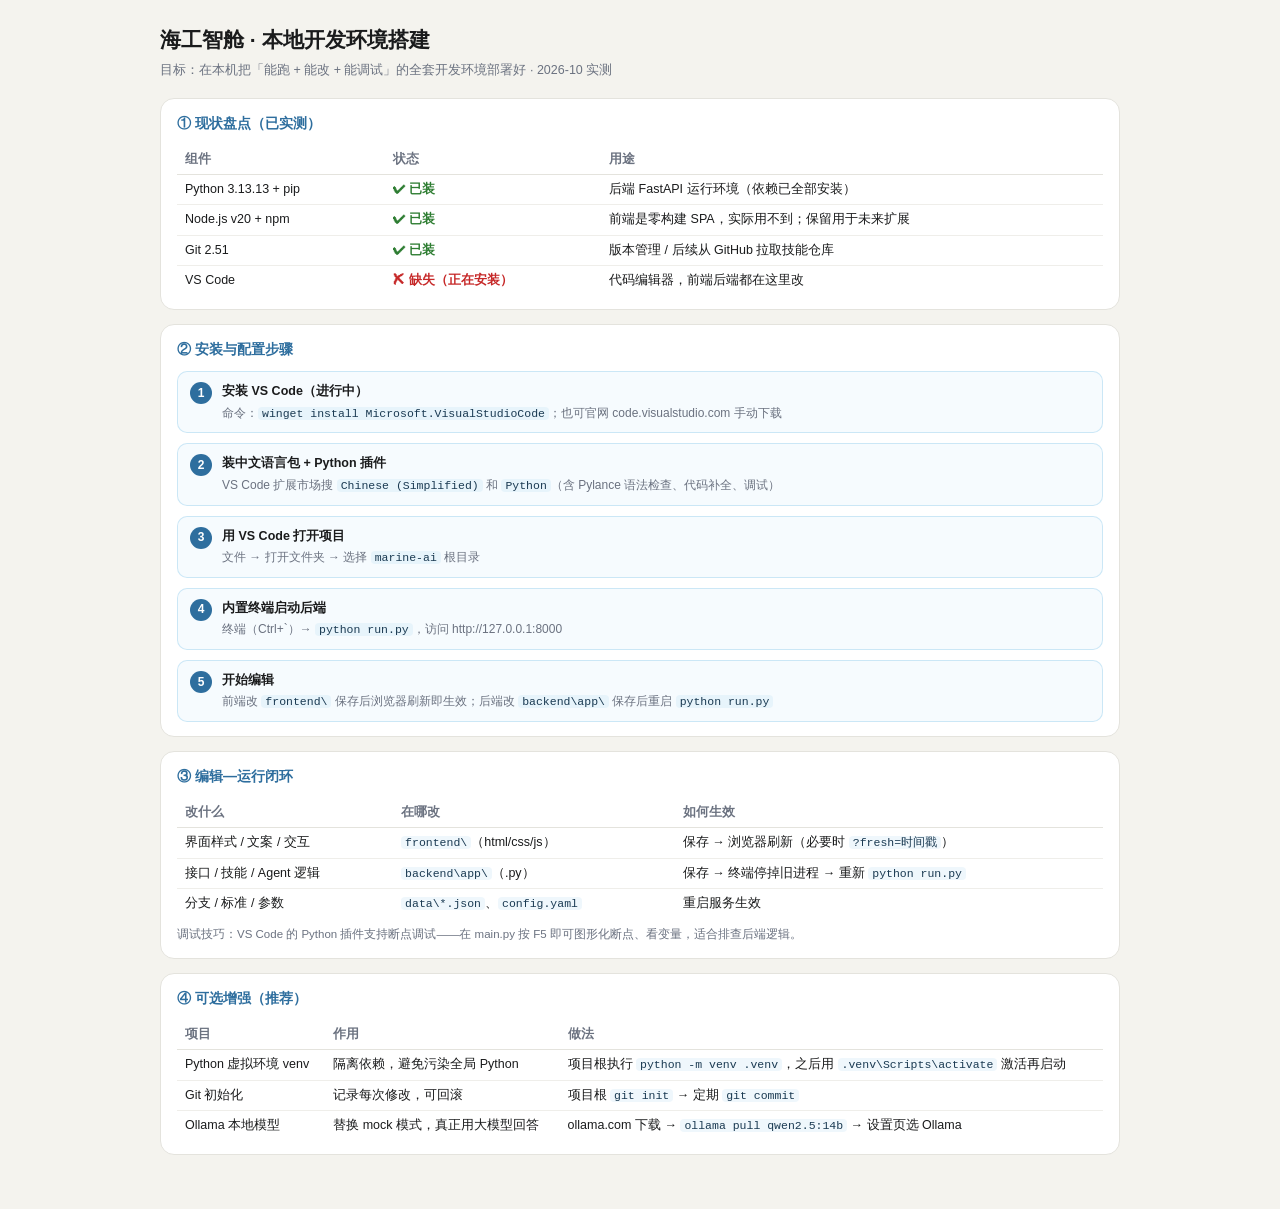
<file: docs/开发环境搭建.html>
<!DOCTYPE html>
<html lang="zh-CN">
<head>
<meta charset="UTF-8">
<meta name="viewport" content="width=device-width, initial-scale=1.0">
<title>海工智舱 · 本地开发环境搭建</title>
<style>
  :root { --accent:#8BC8EA; --accent-deep:#2E6E9E; --text:#1A1B1C; --text-2:#6B7280; --bg:#F4F3EE; --card:#FFFFFF; --border:#E4E3DD; }
  * { box-sizing:border-box; margin:0; padding:0; }
  body { font-family:'Roboto','PingFang SC','Segoe UI','Microsoft YaHei',Arial,sans-serif; background:var(--bg); color:var(--text); padding:24px 16px 40px; line-height:1.55; }
  .wrap { max-width:960px; margin:0 auto; }
  h1 { font-size:21px; margin-bottom:4px; }
  .sub { color:var(--text-2); font-size:12.5px; margin-bottom:18px; }
  .card { background:var(--card); border:1px solid var(--border); border-radius:14px; padding:14px 16px; margin-bottom:14px; }
  .card h3 { font-size:14px; margin-bottom:10px; color:var(--accent-deep); }
  table { width:100%; border-collapse:collapse; font-size:12.5px; }
  th { text-align:left; color:var(--text-2); font-weight:600; padding:5px 8px; border-bottom:1px solid var(--border); }
  td { padding:5px 8px; border-bottom:1px solid rgba(228,227,221,.6); vertical-align:top; }
  tr:last-child td { border-bottom:none; }
  .ok { color:#2E7D32; font-weight:700; } .miss { color:#C62828; font-weight:700; }
  code, .code { font-family:Consolas,'Courier New',monospace; background:rgba(139,200,234,.14); border-radius:4px; padding:0 4px; font-size:11.5px; color:#1A3A52; }
  .steps { display:flex; flex-direction:column; gap:10px; }
  .step { display:flex; gap:10px; background:rgba(139,200,234,.08); border:1px solid rgba(139,200,234,.4); border-radius:10px; padding:10px 12px; }
  .step .num { flex-shrink:0; width:22px; height:22px; border-radius:50%; background:var(--accent-deep); color:#fff; font-size:12px; font-weight:700; display:flex; align-items:center; justify-content:center; }
  .step b { font-size:12.5px; display:block; } .step p { font-size:12px; color:var(--text-2); margin-top:2px; }
  .note { font-size:11.5px; color:var(--text-2); margin-top:8px; }
  @media (max-width:520px){ body{padding:16px 10px 32px;} h1{font-size:17px;} }
</style>
</head>
<body>
<div class="wrap">
  <h1>海工智舱 · 本地开发环境搭建</h1>
  <div class="sub">目标：在本机把「能跑 + 能改 + 能调试」的全套开发环境部署好 · 2026-10 实测</div>

  <div class="card">
    <h3>① 现状盘点（已实测）</h3>
    <table>
      <tr><th>组件</th><th>状态</th><th>用途</th></tr>
      <tr><td>Python 3.13.13 + pip</td><td class="ok">✔ 已装</td><td>后端 FastAPI 运行环境（依赖已全部安装）</td></tr>
      <tr><td>Node.js v20 + npm</td><td class="ok">✔ 已装</td><td>前端是零构建 SPA，实际用不到；保留用于未来扩展</td></tr>
      <tr><td>Git 2.51</td><td class="ok">✔ 已装</td><td>版本管理 / 后续从 GitHub 拉取技能仓库</td></tr>
      <tr><td>VS Code</td><td class="miss">✘ 缺失（正在安装）</td><td>代码编辑器，前端后端都在这里改</td></tr>
    </table>
  </div>

  <div class="card">
    <h3>② 安装与配置步骤</h3>
    <div class="steps">
      <div class="step"><span class="num">1</span><div><b>安装 VS Code（进行中）</b><p>命令：<code>winget install Microsoft.VisualStudioCode</code>；也可官网 code.visualstudio.com 手动下载</p></div></div>
      <div class="step"><span class="num">2</span><div><b>装中文语言包 + Python 插件</b><p>VS Code 扩展市场搜 <code>Chinese (Simplified)</code> 和 <code>Python</code>（含 Pylance 语法检查、代码补全、调试）</p></div></div>
      <div class="step"><span class="num">3</span><div><b>用 VS Code 打开项目</b><p>文件 → 打开文件夹 → 选择 <code>marine-ai</code> 根目录</p></div></div>
      <div class="step"><span class="num">4</span><div><b>内置终端启动后端</b><p>终端（Ctrl+`）→ <code>python run.py</code>，访问 http://127.0.0.1:8000</p></div></div>
      <div class="step"><span class="num">5</span><div><b>开始编辑</b><p>前端改 <code>frontend\</code> 保存后浏览器刷新即生效；后端改 <code>backend\app\</code> 保存后重启 <code>python run.py</code></p></div></div>
    </div>
  </div>

  <div class="card">
    <h3>③ 编辑—运行闭环</h3>
    <table>
      <tr><th>改什么</th><th>在哪改</th><th>如何生效</th></tr>
      <tr><td>界面样式 / 文案 / 交互</td><td><code>frontend\</code>（html/css/js）</td><td>保存 → 浏览器刷新（必要时 <code>?fresh=时间戳</code>）</td></tr>
      <tr><td>接口 / 技能 / Agent 逻辑</td><td><code>backend\app\</code>（.py）</td><td>保存 → 终端停掉旧进程 → 重新 <code>python run.py</code></td></tr>
      <tr><td>分支 / 标准 / 参数</td><td><code>data\*.json</code>、<code>config.yaml</code></td><td>重启服务生效</td></tr>
    </table>
    <div class="note">调试技巧：VS Code 的 Python 插件支持断点调试——在 main.py 按 F5 即可图形化断点、看变量，适合排查后端逻辑。</div>
  </div>

  <div class="card">
    <h3>④ 可选增强（推荐）</h3>
    <table>
      <tr><th>项目</th><th>作用</th><th>做法</th></tr>
      <tr><td>Python 虚拟环境 venv</td><td>隔离依赖，避免污染全局 Python</td><td>项目根执行 <code>python -m venv .venv</code>，之后用 <code>.venv\Scripts\activate</code> 激活再启动</td></tr>
      <tr><td>Git 初始化</td><td>记录每次修改，可回滚</td><td>项目根 <code>git init</code> → 定期 <code>git commit</code></td></tr>
      <tr><td>Ollama 本地模型</td><td>替换 mock 模式，真正用大模型回答</td><td>ollama.com 下载 → <code>ollama pull qwen2.5:14b</code> → 设置页选 Ollama</td></tr>
    </table>
  </div>
</div>
</body>
</html>
</file>
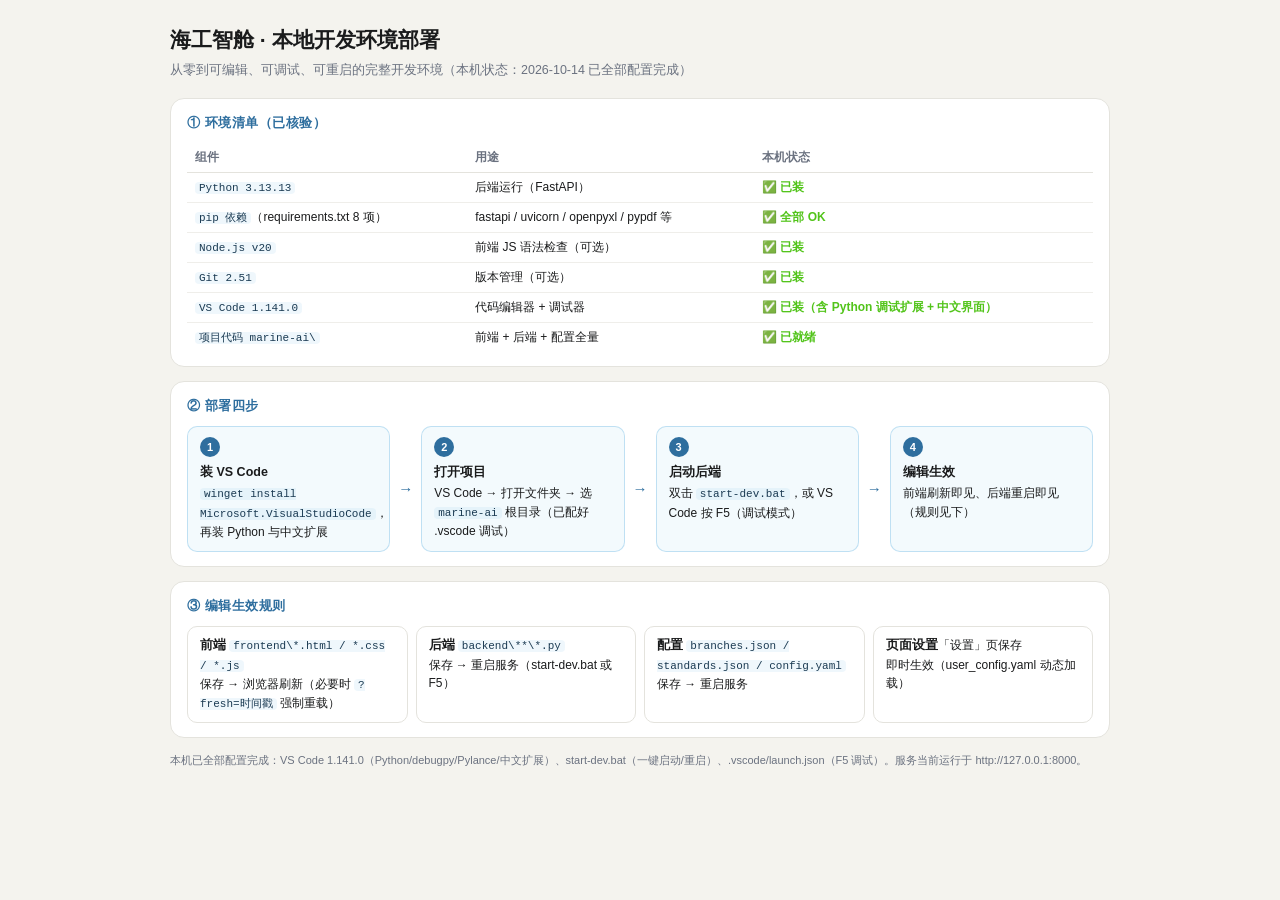
<file: docs/开发环境部署.html>
<!DOCTYPE html>
<html lang="zh-CN">
<head>
<meta charset="UTF-8">
<meta name="viewport" content="width=device-width, initial-scale=1.0">
<title>海工智舱 · 本地开发环境部署</title>
<style>
  :root { --accent:#8BC8EA; --accent-deep:#2E6E9E; --ok:#52C41A; --warn:#FAAD14; --text:#1A1B1C; --text-2:#6B7280; --bg:#F4F3EE; --card:#FFFFFF; --border:#E4E3DD; }
  * { box-sizing:border-box; margin:0; padding:0; }
  body { font-family:'Roboto','PingFang SC','Segoe UI','Microsoft YaHei',Arial,sans-serif; background:var(--bg); color:var(--text); padding:24px 16px 40px; line-height:1.55; }
  .wrap { max-width:940px; margin:0 auto; }
  h1 { font-size:21px; margin-bottom:4px; }
  .sub { color:var(--text-2); font-size:12.5px; margin-bottom:18px; }
  .band { background:var(--card); border:1px solid var(--border); border-radius:14px; padding:14px 16px; margin-bottom:14px; }
  .band-title { font-size:13px; font-weight:700; color:var(--accent-deep); margin-bottom:10px; letter-spacing:.5px; }
  table { width:100%; border-collapse:collapse; font-size:12px; }
  th { text-align:left; color:var(--text-2); font-weight:600; padding:5px 8px; border-bottom:1px solid var(--border); }
  td { padding:5px 8px; border-bottom:1px solid rgba(228,227,221,.6); }
  tr:last-child td { border-bottom:none; }
  .ok { color:var(--ok); font-weight:700; } .todo { color:var(--warn); font-weight:700; }
  code { font-family:Consolas,'Courier New',monospace; background:rgba(139,200,234,.14); border-radius:4px; padding:0 4px; font-size:11px; color:#1A3A52; }
  .steps { display:flex; gap:8px; flex-wrap:wrap; align-items:stretch; }
  .step { flex:1 1 180px; min-width:0; background:rgba(139,200,234,.10); border:1px solid rgba(139,200,234,.5); border-radius:10px; padding:10px 12px; font-size:12px; }
  .step .n { display:inline-block; background:var(--accent-deep); color:#fff; font-weight:700; font-size:11px; width:20px; height:20px; line-height:20px; text-align:center; border-radius:50%; margin-bottom:6px; }
  .step b { display:block; font-size:12.5px; margin-bottom:2px; }
  .flowarrow { text-align:center; color:var(--accent-deep); font-weight:700; font-size:15px; align-self:center; }
  .eff { display:grid; grid-template-columns:repeat(auto-fit,minmax(200px,1fr)); gap:8px; }
  .eff .cell { background:var(--card); border:1px solid var(--border); border-radius:10px; padding:9px 12px; font-size:12px; }
  .eff b { font-size:12.5px; }
  .note { font-size:11px; color:var(--text-2); margin-top:8px; }
  @media (max-width:520px){ body{padding:16px 10px 32px;} h1{font-size:17px;} }
</style>
</head>
<body>
<div class="wrap">
  <h1>海工智舱 · 本地开发环境部署</h1>
  <div class="sub">从零到可编辑、可调试、可重启的完整开发环境（本机状态：2026-10-14 已全部配置完成）</div>

  <div class="band">
    <div class="band-title">① 环境清单（已核验）</div>
    <table>
      <tr><th>组件</th><th>用途</th><th>本机状态</th></tr>
      <tr><td><code>Python 3.13.13</code></td><td>后端运行（FastAPI）</td><td class="ok">✅ 已装</td></tr>
      <tr><td><code>pip 依赖</code>（requirements.txt 8 项）</td><td>fastapi / uvicorn / openpyxl / pypdf 等</td><td class="ok">✅ 全部 OK</td></tr>
      <tr><td><code>Node.js v20</code></td><td>前端 JS 语法检查（可选）</td><td class="ok">✅ 已装</td></tr>
      <tr><td><code>Git 2.51</code></td><td>版本管理（可选）</td><td class="ok">✅ 已装</td></tr>
      <tr><td><code>VS Code 1.141.0</code></td><td>代码编辑器 + 调试器</td><td class="ok">✅ 已装（含 Python 调试扩展 + 中文界面）</td></tr>
      <tr><td><code>项目代码 marine-ai\</code></td><td>前端 + 后端 + 配置全量</td><td class="ok">✅ 已就绪</td></tr>
    </table>
  </div>

  <div class="band">
    <div class="band-title">② 部署四步</div>
    <div class="steps">
      <div class="step"><span class="n">1</span><b>装 VS Code</b><code>winget install Microsoft.VisualStudioCode</code>，再装 Python 与中文扩展</div>
      <div class="flowarrow">→</div>
      <div class="step"><span class="n">2</span><b>打开项目</b>VS Code → 打开文件夹 → 选 <code>marine-ai</code> 根目录（已配好 .vscode 调试）</div>
      <div class="flowarrow">→</div>
      <div class="step"><span class="n">3</span><b>启动后端</b>双击 <code>start-dev.bat</code>，或 VS Code 按 F5（调试模式）</div>
      <div class="flowarrow">→</div>
      <div class="step"><span class="n">4</span><b>编辑生效</b>前端刷新即见、后端重启即见（规则见下）</div>
    </div>
  </div>

  <div class="band">
    <div class="band-title">③ 编辑生效规则</div>
    <div class="eff">
      <div class="cell"><b>前端</b> <code>frontend\*.html / *.css / *.js</code><br>保存 → 浏览器刷新（必要时 <code>?fresh=时间戳</code> 强制重载）</div>
      <div class="cell"><b>后端</b> <code>backend\**\*.py</code><br>保存 → 重启服务（start-dev.bat 或 F5）</div>
      <div class="cell"><b>配置</b> <code>branches.json / standards.json / config.yaml</code><br>保存 → 重启服务</div>
      <div class="cell"><b>页面设置</b>「设置」页保存<br>即时生效（user_config.yaml 动态加载）</div>
    </div>
  </div>

  <div class="note">本机已全部配置完成：VS Code 1.141.0（Python/debugpy/Pylance/中文扩展）、start-dev.bat（一键启动/重启）、.vscode/launch.json（F5 调试）。服务当前运行于 http://127.0.0.1:8000。</div>
</div>
</body>
</html>
</file>
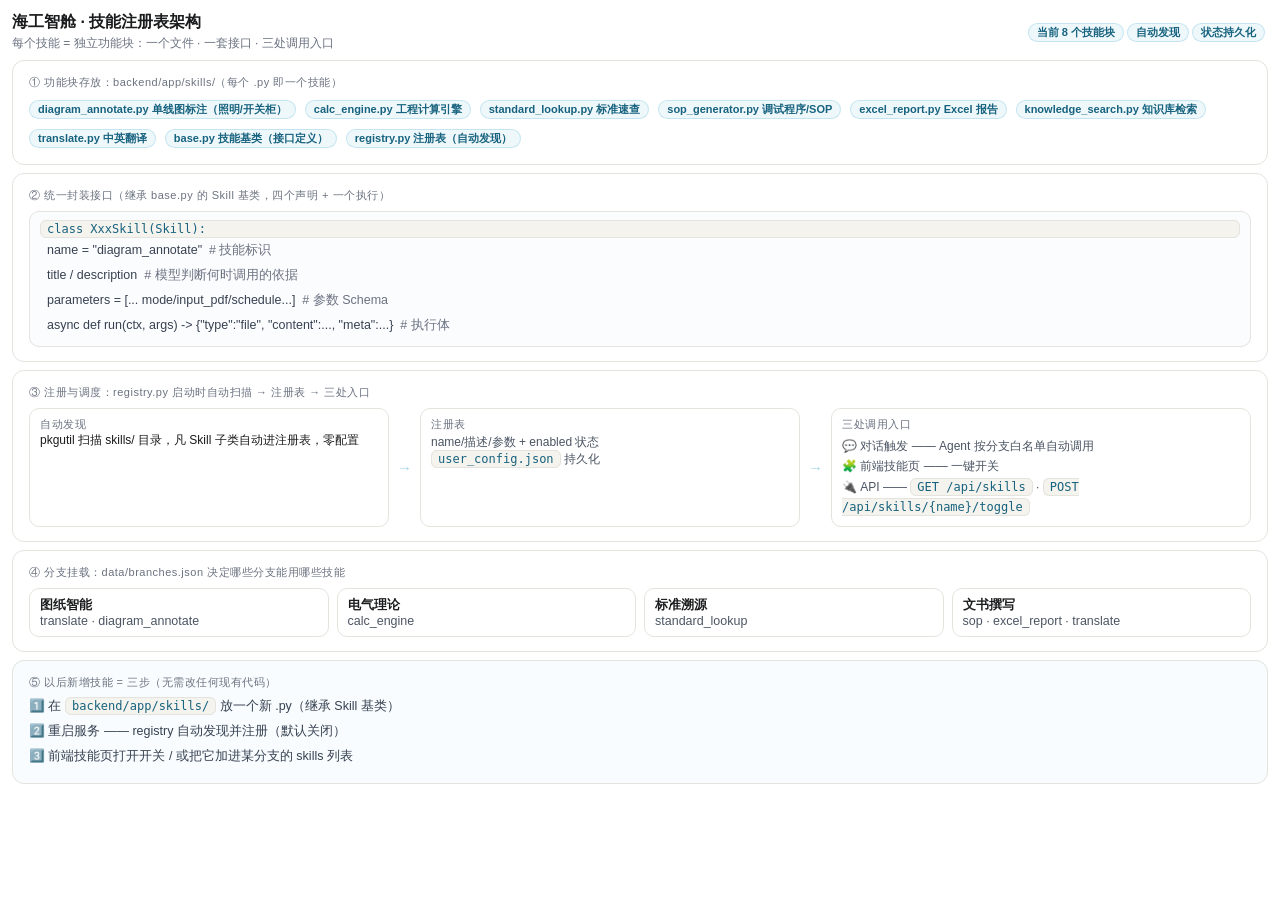
<file: docs/技能注册表架构.html>
<html style="margin:0;padding:0;">
<div style="background-color:transparent;box-sizing:border-box;--accent:var(--m-02);padding:4px;font-family:'Roboto','PingFang SC','Segoe UI',Arial,sans-serif;color:#1A1B1C;">
  <style>
    .card{background:#fff;border:1px solid #E4E3DD;border-radius:12px;padding:14px 16px;box-sizing:border-box;margin:8px 0;}
    .k{font-size:11px;color:#6B7280;letter-spacing:.5px;}
    .node{background:#fff;border:1px solid #E4E3DD;border-radius:10px;padding:8px 10px;min-width:0;}
    .pill{display:inline-block;padding:1px 8px;border-radius:999px;font-size:11px;font-weight:600;background:rgba(163,213,232,0.18);color:#17627E;border:1px solid rgba(163,213,232,0.55);margin:2px 3px 2px 0;}
    .flow{display:flex;align-items:stretch;gap:8px;flex-wrap:wrap;}
    .arrow{display:flex;align-items:center;color:#A3D5E8;font-weight:700;font-size:15px;}
    .code{font-family:Consolas,monospace;background:#F4F3EE;border:1px solid #E4E3DD;border-radius:6px;padding:1px 6px;font-size:12px;color:#17627E;}
  </style>

  <div style="display:flex;align-items:center;gap:10px;flex-wrap:wrap;">
    <div>
      <div style="font-size:16px;font-weight:600;">海工智舱 · 技能注册表架构</div>
      <div style="font-size:12px;color:#6B7280;margin-top:2px;">每个技能 = 独立功能块：一个文件 · 一套接口 · 三处调用入口</div>
    </div>
    <div style="margin-left:auto;"><span class="pill">当前 8 个技能块</span><span class="pill">自动发现</span><span class="pill">状态持久化</span></div>
  </div>

  <div class="card">
    <div class="k">① 功能块存放：backend/app/skills/（每个 .py 即一个技能）</div>
    <div style="display:flex;flex-wrap:wrap;gap:6px;margin-top:8px;">
      <span class="pill">diagram_annotate.py 单线图标注（照明/开关柜）</span>
      <span class="pill">calc_engine.py 工程计算引擎</span>
      <span class="pill">standard_lookup.py 标准速查</span>
      <span class="pill">sop_generator.py 调试程序/SOP</span>
      <span class="pill">excel_report.py Excel 报告</span>
      <span class="pill">knowledge_search.py 知识库检索</span>
      <span class="pill">translate.py 中英翻译</span>
      <span class="pill">base.py 技能基类（接口定义）</span>
      <span class="pill">registry.py 注册表（自动发现）</span>
    </div>
  </div>

  <div class="card">
    <div class="k">② 统一封装接口（继承 base.py 的 Skill 基类，四个声明 + 一个执行）</div>
    <div class="node" style="margin-top:8px;background:#FBFCFE;">
      <div class="code">class XxxSkill(Skill):</div>
      <div style="font-size:12.5px;line-height:2;color:#374151;">
        &nbsp;&nbsp;name = "diagram_annotate"&nbsp;&nbsp;<span style="color:#6B7280;"># 技能标识</span><br>
        &nbsp;&nbsp;title / description&nbsp;&nbsp;<span style="color:#6B7280;"># 模型判断何时调用的依据</span><br>
        &nbsp;&nbsp;parameters = [...&nbsp;mode/input_pdf/schedule...]&nbsp;&nbsp;<span style="color:#6B7280;"># 参数 Schema</span><br>
        &nbsp;&nbsp;async def run(ctx, args) -&gt; {"type":"file", "content":..., "meta":...}&nbsp;&nbsp;<span style="color:#6B7280;"># 执行体</span>
      </div>
    </div>
  </div>

  <div class="card">
    <div class="k">③ 注册与调度：registry.py 启动时自动扫描 → 注册表 → 三处入口</div>
    <div class="flow" style="margin-top:8px;">
      <div class="node" style="flex:1 1 140px;"><div class="k">自动发现</div><div class="v" style="font-size:12px;">pkgutil 扫描 skills/ 目录，凡 Skill 子类自动进注册表，零配置</div></div>
      <div class="arrow">→</div>
      <div class="node" style="flex:1 1 160px;"><div class="k">注册表</div><div style="font-size:12px;color:#4B5563;margin-top:2px;">name/描述/参数 + enabled 状态<br><span class="code">user_config.json</span> 持久化</div></div>
      <div class="arrow">→</div>
      <div class="node" style="flex:1 1 200px;"><div class="k">三处调用入口</div>
        <div style="font-size:12px;color:#4B5563;margin-top:4px;line-height:1.7;">
          💬 对话触发 —— Agent 按分支白名单自动调用<br>
          🧩 前端技能页 —— 一键开关<br>
          🔌 API —— <span class="code">GET /api/skills</span> · <span class="code">POST /api/skills/{name}/toggle</span>
        </div>
      </div>
    </div>
  </div>

  <div class="card">
    <div class="k">④ 分支挂载：data/branches.json 决定哪些分支能用哪些技能</div>
    <div style="display:flex;flex-wrap:wrap;gap:8px;margin-top:8px;font-size:12.5px;">
      <div class="node" style="flex:1 1 150px;"><span style="font-weight:600;">图纸智能</span><br><span style="color:#4B5563;">translate · diagram_annotate</span></div>
      <div class="node" style="flex:1 1 150px;"><span style="font-weight:600;">电气理论</span><br><span style="color:#4B5563;">calc_engine</span></div>
      <div class="node" style="flex:1 1 150px;"><span style="font-weight:600;">标准溯源</span><br><span style="color:#4B5563;">standard_lookup</span></div>
      <div class="node" style="flex:1 1 150px;"><span style="font-weight:600;">文书撰写</span><br><span style="color:#4B5563;">sop · excel_report · translate</span></div>
    </div>
  </div>

  <div class="card" style="background:rgba(163,213,232,0.08);">
    <div class="k">⑤ 以后新增技能 = 三步（无需改任何现有代码）</div>
    <div style="font-size:12.5px;line-height:2;margin-top:4px;color:#374151;">
      1️⃣ 在 <span class="code">backend/app/skills/</span> 放一个新 .py（继承 Skill 基类）<br>
      2️⃣ 重启服务 —— registry 自动发现并注册（默认关闭）<br>
      3️⃣ 前端技能页打开开关 / 或把它加进某分支的 skills 列表
    </div>
  </div>
</div>
</html>
</file>
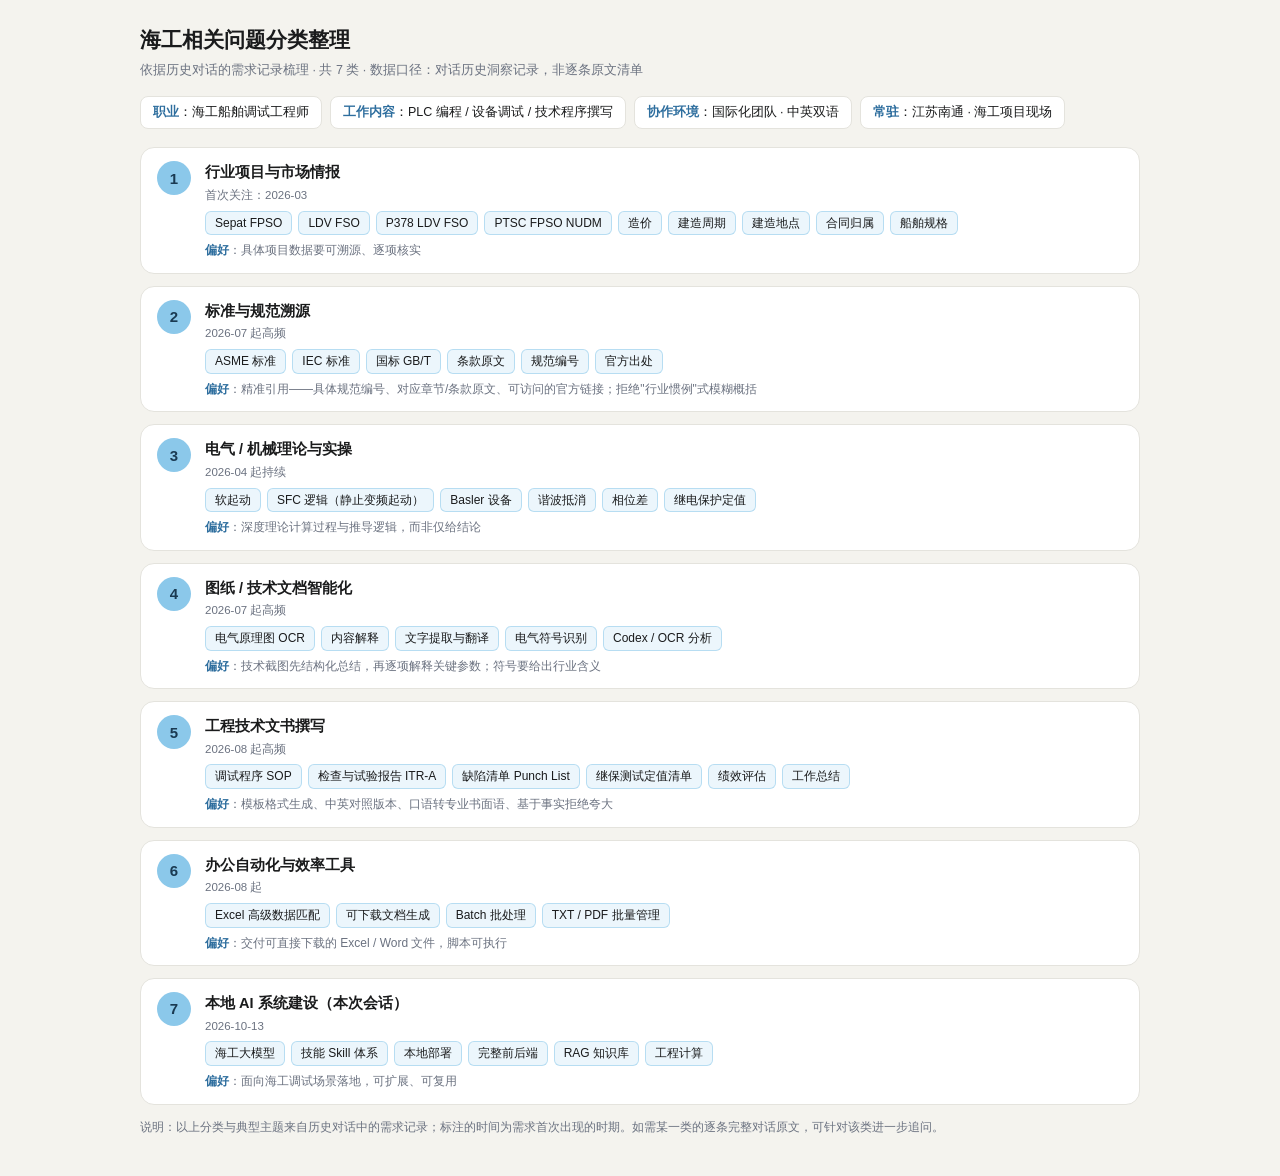
<file: docs/海工问题分类.html>
<!DOCTYPE html>
<html lang="zh-CN">
<head>
<meta charset="UTF-8">
<meta name="viewport" content="width=device-width, initial-scale=1.0">
<title>海工相关问题分类整理</title>
<style>
  :root {
    --accent: #8BC8EA;
    --accent-deep: #2E6E9E;
    --text: #1A1B1C;
    --text-2: #6B7280;
    --bg: #F4F3EE;
    --card: #FFFFFF;
    --border: #E4E3DD;
  }
  * { box-sizing: border-box; margin: 0; padding: 0; }
  body { font-family: 'Roboto','PingFang SC','Segoe UI','Microsoft YaHei',Arial,sans-serif; background: var(--bg); color: var(--text); padding: 24px 16px 40px; line-height: 1.55; }
  .wrap { max-width: 1000px; margin: 0 auto; }
  h1 { font-size: 21px; margin-bottom: 4px; }
  .sub { color: var(--text-2); font-size: 12.5px; margin-bottom: 16px; }
  .profile { display: flex; gap: 8px; flex-wrap: wrap; margin-bottom: 18px; }
  .pchip { background: #fff; border: 1px solid var(--border); border-radius: 8px; padding: 6px 12px; font-size: 12.5px; color: var(--text); }
  .pchip b { color: var(--accent-deep); }
  .grid { display: flex; flex-direction: column; gap: 12px; }
  .cat { background: var(--card); border: 1px solid var(--border); border-radius: 14px; padding: 13px 16px; display: flex; gap: 14px; }
  .num { flex-shrink: 0; width: 34px; height: 34px; border-radius: 50%; background: var(--accent); color: #1A3A52; font-weight: 700; font-size: 15px; display: flex; align-items: center; justify-content: center; }
  .body { flex: 1; min-width: 0; }
  .cat h3 { font-size: 14.5px; margin-bottom: 3px; }
  .cat .when { font-size: 11.5px; color: var(--text-2); margin-bottom: 6px; }
  .tags { display: flex; flex-wrap: wrap; gap: 6px; margin-bottom: 6px; }
  .tag { background: rgba(139,200,234,.16); border: 1px solid rgba(139,200,234,.55); border-radius: 6px; padding: 2px 9px; font-size: 12px; }
  .pref { font-size: 12px; color: var(--text-2); }
  .pref b { color: var(--accent-deep); font-weight: 600; }
  .note { font-size: 11.5px; color: var(--text-2); margin-top: 14px; }
  @media (max-width: 520px) { .cat { flex-direction: row; } body { padding: 16px 10px 32px; } h1 { font-size: 17px; } }
</style>
</head>
<body>
<div class="wrap">
  <h1>海工相关问题分类整理</h1>
  <div class="sub">依据历史对话的需求记录梳理 · 共 7 类 · 数据口径：对话历史洞察记录，非逐条原文清单</div>

  <div class="profile">
    <span class="pchip"><b>职业</b>：海工船舶调试工程师</span>
    <span class="pchip"><b>工作内容</b>：PLC 编程 / 设备调试 / 技术程序撰写</span>
    <span class="pchip"><b>协作环境</b>：国际化团队 · 中英双语</span>
    <span class="pchip"><b>常驻</b>：江苏南通 · 海工项目现场</span>
  </div>

  <div class="grid">

    <div class="cat">
      <div class="num">1</div>
      <div class="body">
        <h3>行业项目与市场情报</h3>
        <div class="when">首次关注：2026-03</div>
        <div class="tags"><span class="tag">Sepat FPSO</span><span class="tag">LDV FSO</span><span class="tag">P378 LDV FSO</span><span class="tag">PTSC FPSO NUDM</span><span class="tag">造价</span><span class="tag">建造周期</span><span class="tag">建造地点</span><span class="tag">合同归属</span><span class="tag">船舶规格</span></div>
        <div class="pref"><b>偏好</b>：具体项目数据要可溯源、逐项核实</div>
      </div>
    </div>

    <div class="cat">
      <div class="num">2</div>
      <div class="body">
        <h3>标准与规范溯源</h3>
        <div class="when">2026-07 起高频</div>
        <div class="tags"><span class="tag">ASME 标准</span><span class="tag">IEC 标准</span><span class="tag">国标 GB/T</span><span class="tag">条款原文</span><span class="tag">规范编号</span><span class="tag">官方出处</span></div>
        <div class="pref"><b>偏好</b>：精准引用——具体规范编号、对应章节/条款原文、可访问的官方链接；拒绝"行业惯例"式模糊概括</div>
      </div>
    </div>

    <div class="cat">
      <div class="num">3</div>
      <div class="body">
        <h3>电气 / 机械理论与实操</h3>
        <div class="when">2026-04 起持续</div>
        <div class="tags"><span class="tag">软起动</span><span class="tag">SFC 逻辑（静止变频起动）</span><span class="tag">Basler 设备</span><span class="tag">谐波抵消</span><span class="tag">相位差</span><span class="tag">继电保护定值</span></div>
        <div class="pref"><b>偏好</b>：深度理论计算过程与推导逻辑，而非仅给结论</div>
      </div>
    </div>

    <div class="cat">
      <div class="num">4</div>
      <div class="body">
        <h3>图纸 / 技术文档智能化</h3>
        <div class="when">2026-07 起高频</div>
        <div class="tags"><span class="tag">电气原理图 OCR</span><span class="tag">内容解释</span><span class="tag">文字提取与翻译</span><span class="tag">电气符号识别</span><span class="tag">Codex / OCR 分析</span></div>
        <div class="pref"><b>偏好</b>：技术截图先结构化总结，再逐项解释关键参数；符号要给出行业含义</div>
      </div>
    </div>

    <div class="cat">
      <div class="num">5</div>
      <div class="body">
        <h3>工程技术文书撰写</h3>
        <div class="when">2026-08 起高频</div>
        <div class="tags"><span class="tag">调试程序 SOP</span><span class="tag">检查与试验报告 ITR-A</span><span class="tag">缺陷清单 Punch List</span><span class="tag">继保测试定值清单</span><span class="tag">绩效评估</span><span class="tag">工作总结</span></div>
        <div class="pref"><b>偏好</b>：模板格式生成、中英对照版本、口语转专业书面语、基于事实拒绝夸大</div>
      </div>
    </div>

    <div class="cat">
      <div class="num">6</div>
      <div class="body">
        <h3>办公自动化与效率工具</h3>
        <div class="when">2026-08 起</div>
        <div class="tags"><span class="tag">Excel 高级数据匹配</span><span class="tag">可下载文档生成</span><span class="tag">Batch 批处理</span><span class="tag">TXT / PDF 批量管理</span></div>
        <div class="pref"><b>偏好</b>：交付可直接下载的 Excel / Word 文件，脚本可执行</div>
      </div>
    </div>

    <div class="cat">
      <div class="num">7</div>
      <div class="body">
        <h3>本地 AI 系统建设（本次会话）</h3>
        <div class="when">2026-10-13</div>
        <div class="tags"><span class="tag">海工大模型</span><span class="tag">技能 Skill 体系</span><span class="tag">本地部署</span><span class="tag">完整前后端</span><span class="tag">RAG 知识库</span><span class="tag">工程计算</span></div>
        <div class="pref"><b>偏好</b>：面向海工调试场景落地，可扩展、可复用</div>
      </div>
    </div>

  </div>

  <div class="note">说明：以上分类与典型主题来自历史对话中的需求记录；标注的时间为需求首次出现的时期。如需某一类的逐条完整对话原文，可针对该类进一步追问。</div>
</div>
</body>
</html>
</file>
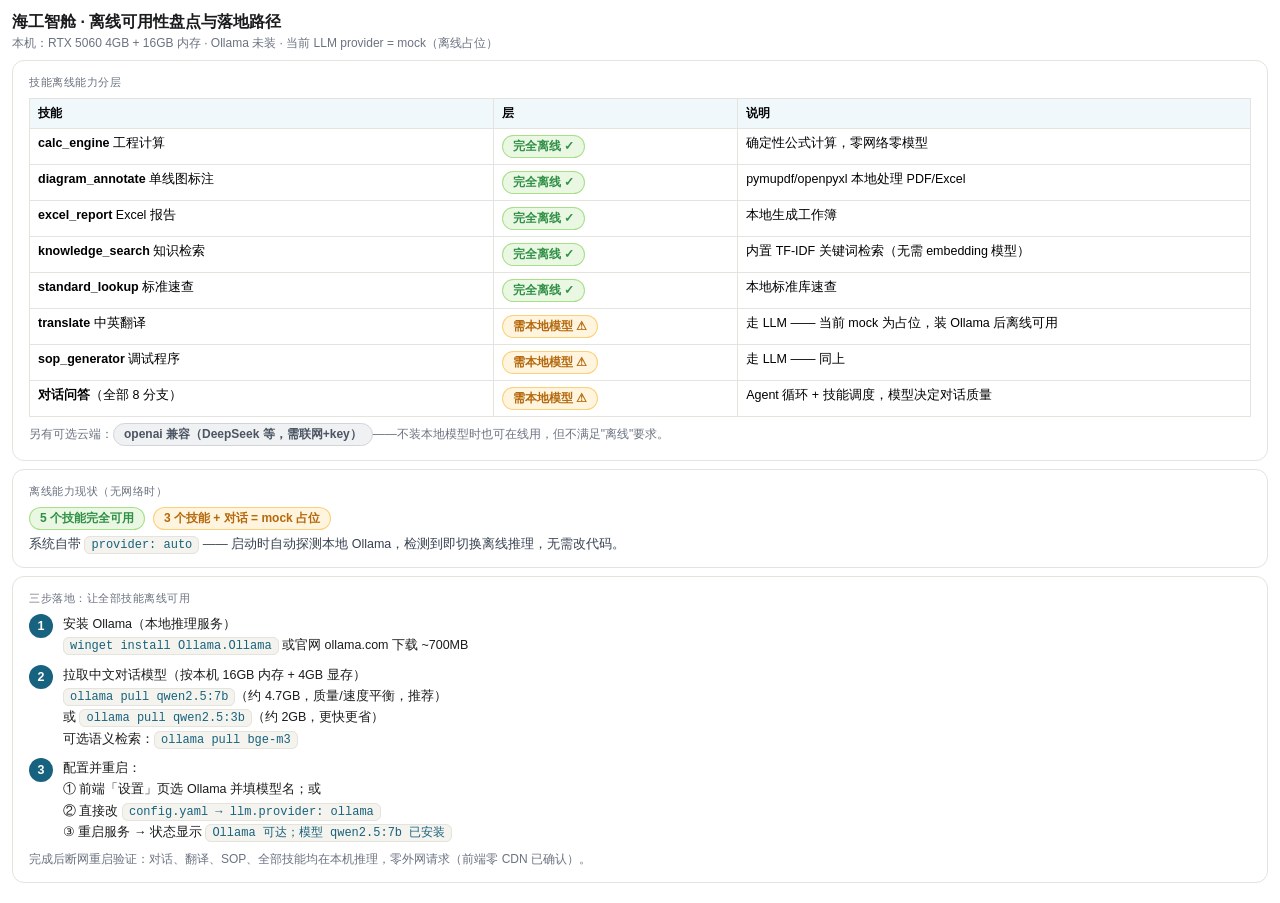
<file: docs/离线可用方案.html>
<html style="margin:0;padding:0;">
<div style="background-color:transparent;box-sizing:border-box;--accent:var(--m-02);padding:4px;font-family:'Roboto','PingFang SC','Segoe UI',Arial,sans-serif;color:#1A1B1C;">
  <style>
    .card{background:#fff;border:1px solid #E4E3DD;border-radius:12px;padding:14px 16px;box-sizing:border-box;margin:8px 0;}
    .k{font-size:11px;color:#6B7280;letter-spacing:.5px;}
    .lv{display:inline-block;padding:2px 10px;border-radius:999px;font-size:12px;font-weight:600;}
    .lv-off{background:rgba(82,196,26,0.12);color:#2F8F46;border:1px solid rgba(82,196,26,0.45);}
    .lv-llm{background:rgba(250,173,20,0.14);color:#B4690E;border:1px solid rgba(250,173,20,0.5);}
    .lv-online{background:rgba(107,114,128,0.1);color:#4B5563;border:1px solid #D1D5DB;}
    .pill{display:inline-block;padding:1px 8px;border-radius:999px;font-size:11px;font-weight:600;background:rgba(163,213,232,0.18);color:#17627E;border:1px solid rgba(163,213,232,0.55);margin:2px 3px 2px 0;}
    .step{display:flex;gap:10px;margin-top:8px;align-items:flex-start;}
    .snum{flex:0 0 24px;height:24px;border-radius:50%;background:#17627E;color:#fff;font-size:12.5px;font-weight:700;display:flex;align-items:center;justify-content:center;}
    .code{font-family:Consolas,monospace;background:#F4F3EE;border:1px solid #E4E3DD;border-radius:6px;padding:1px 6px;font-size:12px;color:#17627E;}
    .table{width:100%;border-collapse:collapse;font-size:12.5px;margin-top:8px;}
    .table th{background:rgba(163,213,232,0.16);text-align:left;padding:6px 8px;font-size:12px;border:1px solid #E4E3DD;}
    .table td{padding:6px 8px;border:1px solid #E4E3DD;vertical-align:top;}
  </style>

  <div style="font-size:16px;font-weight:600;">海工智舱 · 离线可用性盘点与落地路径</div>
  <div style="font-size:12px;color:#6B7280;margin-top:2px;">本机：RTX 5060 4GB + 16GB 内存 · Ollama 未装 · 当前 LLM provider = mock（离线占位）</div>

  <div class="card">
    <div class="k">技能离线能力分层</div>
    <table class="table">
      <tr><th style="width:38%;">技能</th><th style="width:20%;">层</th><th>说明</th></tr>
      <tr>
        <td><b>calc_engine</b> 工程计算</td><td><span class="lv lv-off">完全离线 ✓</span></td>
        <td>确定性公式计算，零网络零模型</td>
      </tr>
      <tr>
        <td><b>diagram_annotate</b> 单线图标注</td><td><span class="lv lv-off">完全离线 ✓</span></td>
        <td>pymupdf/openpyxl 本地处理 PDF/Excel</td>
      </tr>
      <tr>
        <td><b>excel_report</b> Excel 报告</td><td><span class="lv lv-off">完全离线 ✓</span></td>
        <td>本地生成工作簿</td>
      </tr>
      <tr>
        <td><b>knowledge_search</b> 知识检索</td><td><span class="lv lv-off">完全离线 ✓</span></td>
        <td>内置 TF-IDF 关键词检索（无需 embedding 模型）</td>
      </tr>
      <tr>
        <td><b>standard_lookup</b> 标准速查</td><td><span class="lv lv-off">完全离线 ✓</span></td>
        <td>本地标准库速查</td>
      </tr>
      <tr>
        <td><b>translate</b> 中英翻译</td><td><span class="lv lv-llm">需本地模型 ⚠</span></td>
        <td>走 LLM —— 当前 mock 为占位，装 Ollama 后离线可用</td>
      </tr>
      <tr>
        <td><b>sop_generator</b> 调试程序</td><td><span class="lv lv-llm">需本地模型 ⚠</span></td>
        <td>走 LLM —— 同上</td>
      </tr>
      <tr>
        <td><b>对话问答</b>（全部 8 分支）</td><td><span class="lv lv-llm">需本地模型 ⚠</span></td>
        <td>Agent 循环 + 技能调度，模型决定对话质量</td>
      </tr>
    </table>
    <div style="font-size:12px;color:#6B7280;margin-top:6px;">另有可选云端：<span class="lv lv-online">openai 兼容（DeepSeek 等，需联网+key）</span>——不装本地模型时也可在线用，但不满足"离线"要求。</div>
  </div>

  <div class="card">
    <div class="k">离线能力现状（无网络时）</div>
    <div style="display:flex;gap:8px;flex-wrap:wrap;margin-top:8px;">
      <div class="lv lv-off">5 个技能完全可用</div>
      <div class="lv lv-llm">3 个技能 + 对话 = mock 占位</div>
    </div>
    <div style="font-size:12.5px;color:#374151;margin-top:6px;">系统自带 <span class="code">provider: auto</span> —— 启动时自动探测本地 Ollama，检测到即切换离线推理，无需改代码。</div>
  </div>

  <div class="card">
    <div class="k">三步落地：让全部技能离线可用</div>
    <div class="step"><div class="snum">1</div><div style="flex:1;font-size:12.5px;line-height:1.7;">安装 Ollama（本地推理服务）<br><span class="code">winget install Ollama.Ollama</span> 或官网 ollama.com 下载 ~700MB</div></div>
    <div class="step"><div class="snum">2</div><div style="flex:1;font-size:12.5px;line-height:1.7;">拉取中文对话模型（按本机 16GB 内存 + 4GB 显存）<br><span class="code">ollama pull qwen2.5:7b</span>（约 4.7GB，质量/速度平衡，推荐）<br>或 <span class="code">ollama pull qwen2.5:3b</span>（约 2GB，更快更省）<br>可选语义检索：<span class="code">ollama pull bge-m3</span></div></div>
    <div class="step"><div class="snum">3</div><div style="flex:1;font-size:12.5px;line-height:1.7;">配置并重启：<br>① 前端「设置」页选 Ollama 并填模型名；或<br>② 直接改 <span class="code">config.yaml → llm.provider: ollama</span><br>③ 重启服务 → 状态显示 <span class="code">Ollama 可达；模型 qwen2.5:7b 已安装</span></div></div>
    <div style="font-size:12px;color:#6B7280;margin-top:8px;">完成后断网重启验证：对话、翻译、SOP、全部技能均在本机推理，零外网请求（前端零 CDN 已确认）。</div>
  </div>
</div>
</html>
</file>
